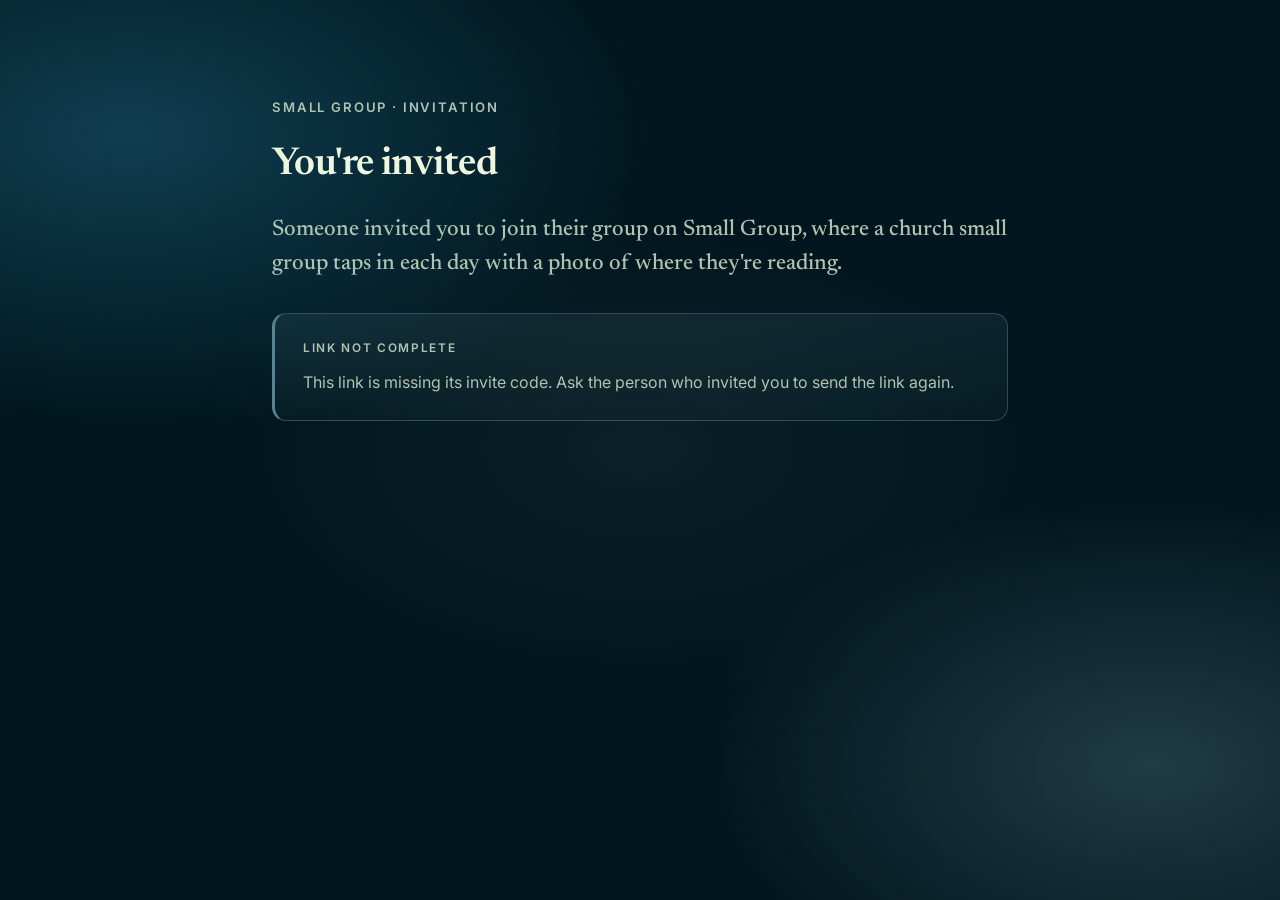
<file: small-group/join/index.html>
<!DOCTYPE html>
<html lang="en">
    <head>
        <meta charset="UTF-8">
        <meta name="viewport" content="width=device-width, initial-scale=1.0">
        <meta name="theme-color" content="#01161E">
        <link rel="icon" type="image/svg+xml" href="../../assets/favicon.svg">

        <title>Join a group on Small Group</title>
        <meta name="description" content="You're invited to join a group on Small Group.">
        <!-- Every invite link lands here, so keep these out of search results. -->
        <meta name="robots" content="noindex">

        <meta property="og:type" content="website">
        <meta property="og:title" content="Join a group on Small Group">
        <meta property="og:description" content="Tap in each day with your small group.">

        <link rel="preconnect" href="https://fonts.googleapis.com">
        <link rel="preconnect" href="https://fonts.gstatic.com" crossorigin>
        <link href="https://fonts.googleapis.com/css2?family=Inter:wght@300;400;500;600;700&family=Newsreader:opsz,wght@6..72,500;6..72,600;6..72,700&display=swap" rel="stylesheet">

        <link rel="stylesheet" href="../../style.css?v=4">
    </head>

    <body>
        <!--
            Small Group's invite links point here. On an iPhone with Small Group
            installed, tapping one opens the app instead (see
            /.well-known/apple-app-site-association), so this page is for
            everyone else.
        -->
        <div class="project-page fade-in">
            <p class="project-eyebrow">Small Group &middot; Invitation</p>
            <h1 class="project-page-title">You're invited</h1>

            <p class="project-lead">
                Someone invited you to join their group on Small Group, where a church small
                group taps in each day with a photo of where they're reading.
            </p>

            <div id="has-invite" hidden>
                <section class="project-section">
                    <h2>Have the app?</h2>
                    <p>
                        Tapping the invite link usually opens Small Group by itself. If you
                        landed here instead, open it from here:
                    </p>
                    <div class="project-links">
                        <a id="open-app" href="#" class="btn btn-primary">Open in Small Group</a>
                    </div>
                </section>

                <section class="project-section">
                    <h2>Don't have it yet?</h2>
                    <p>
                        Small Group is still being tested, so it isn't on the App Store yet. Ask
                        the person who invited you to add you as a tester. Once it's on your
                        phone, tap the invite link again.
                    </p>
                </section>
            </div>

            <div id="no-invite" class="callout" hidden>
                <span class="callout-label">Link not complete</span>
                <p>
                    This link is missing its invite code. Ask the person who invited you to
                    send the link again.
                </p>
            </div>

            <noscript>
                <div class="callout">
                    <p>
                        Open your invite link on the iPhone where Small Group is installed.
                    </p>
                </div>
            </noscript>
        </div>

        <script>
            // Shows the part of the page that fits the link. The invite code is
            // the ?invite=... part, the same code the app reads.
            (function ()
            {
                var invite = (new URLSearchParams(window.location.search).get("invite") || "").toLowerCase();
                var valid = /^[0-9a-f]{8}-[0-9a-f]{4}-[0-9a-f]{4}-[0-9a-f]{4}-[0-9a-f]{12}$/.test(invite);

                document.getElementById(valid ? "has-invite" : "no-invite").hidden = false;
                if (valid)
                {
                    document.getElementById("open-app").href = "smallgroup://join/" + invite;
                }
            })();
        </script>
    </body>
</html>
</file>
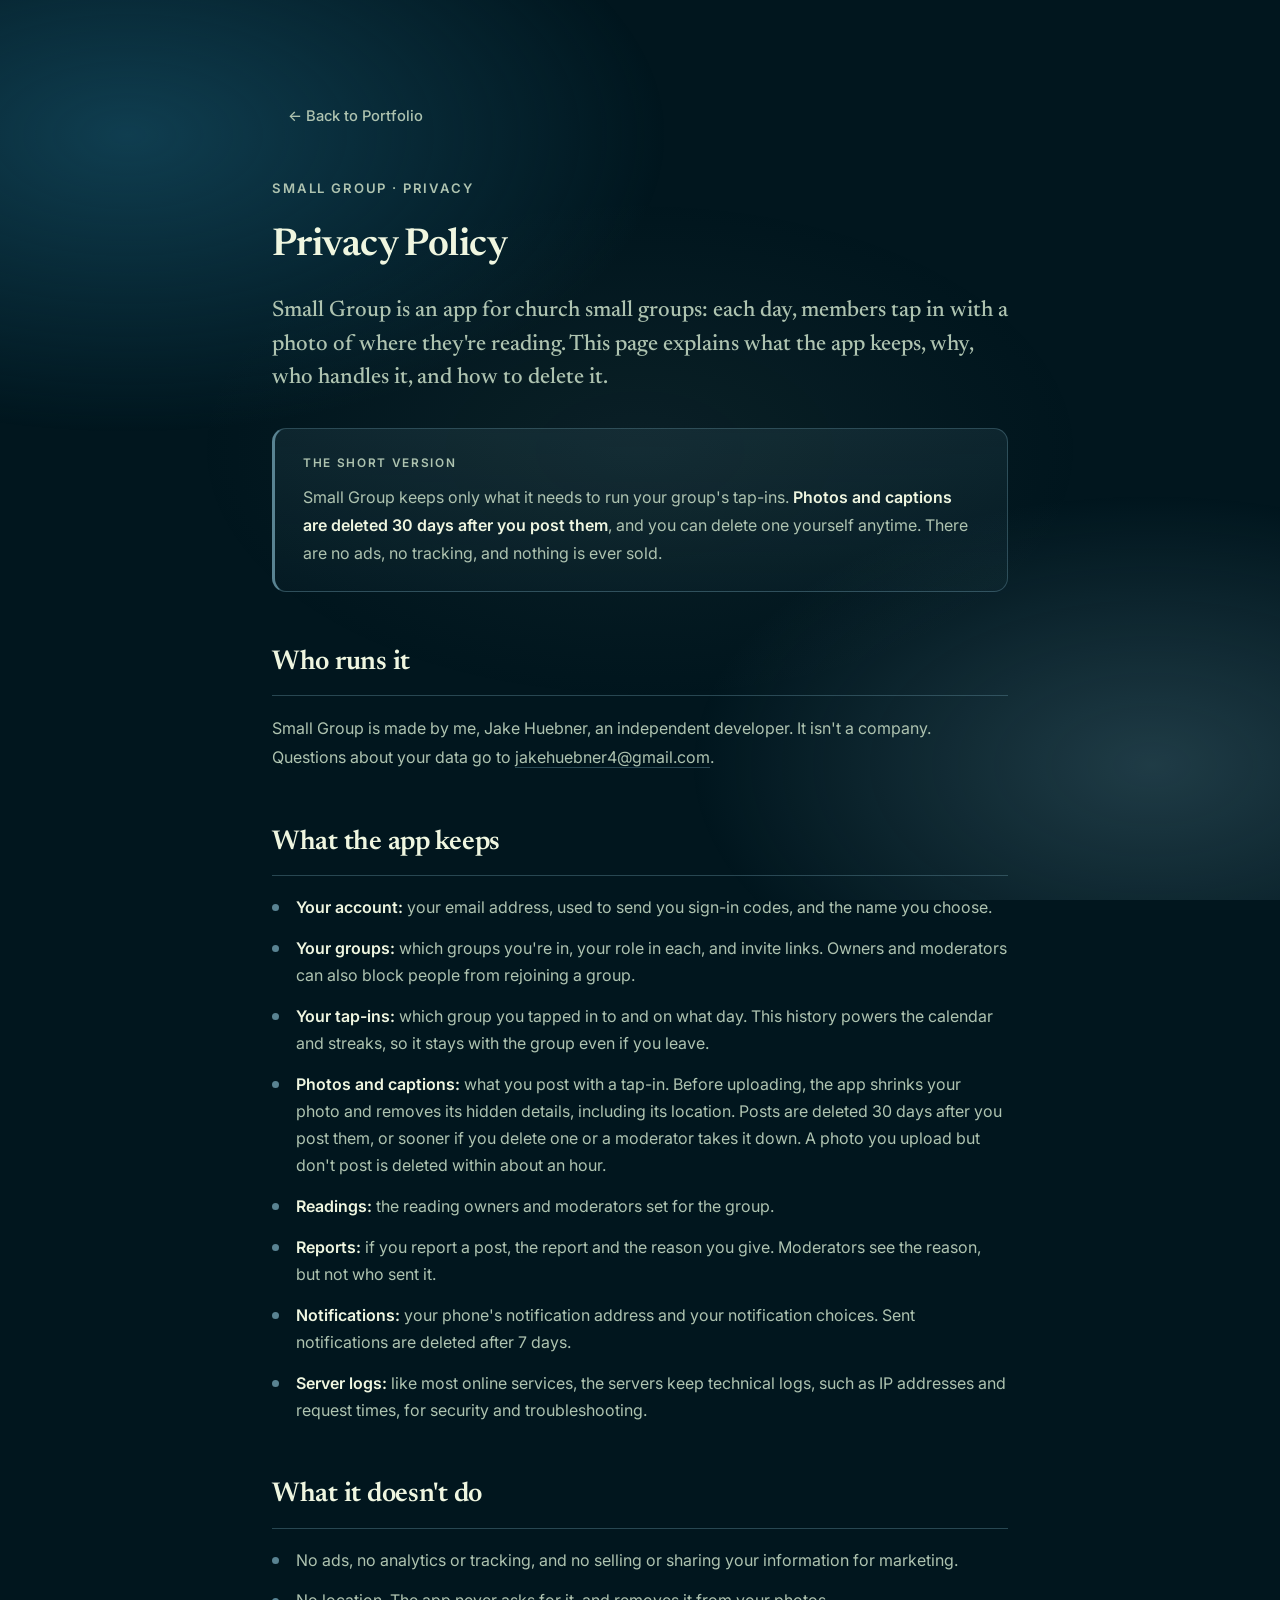
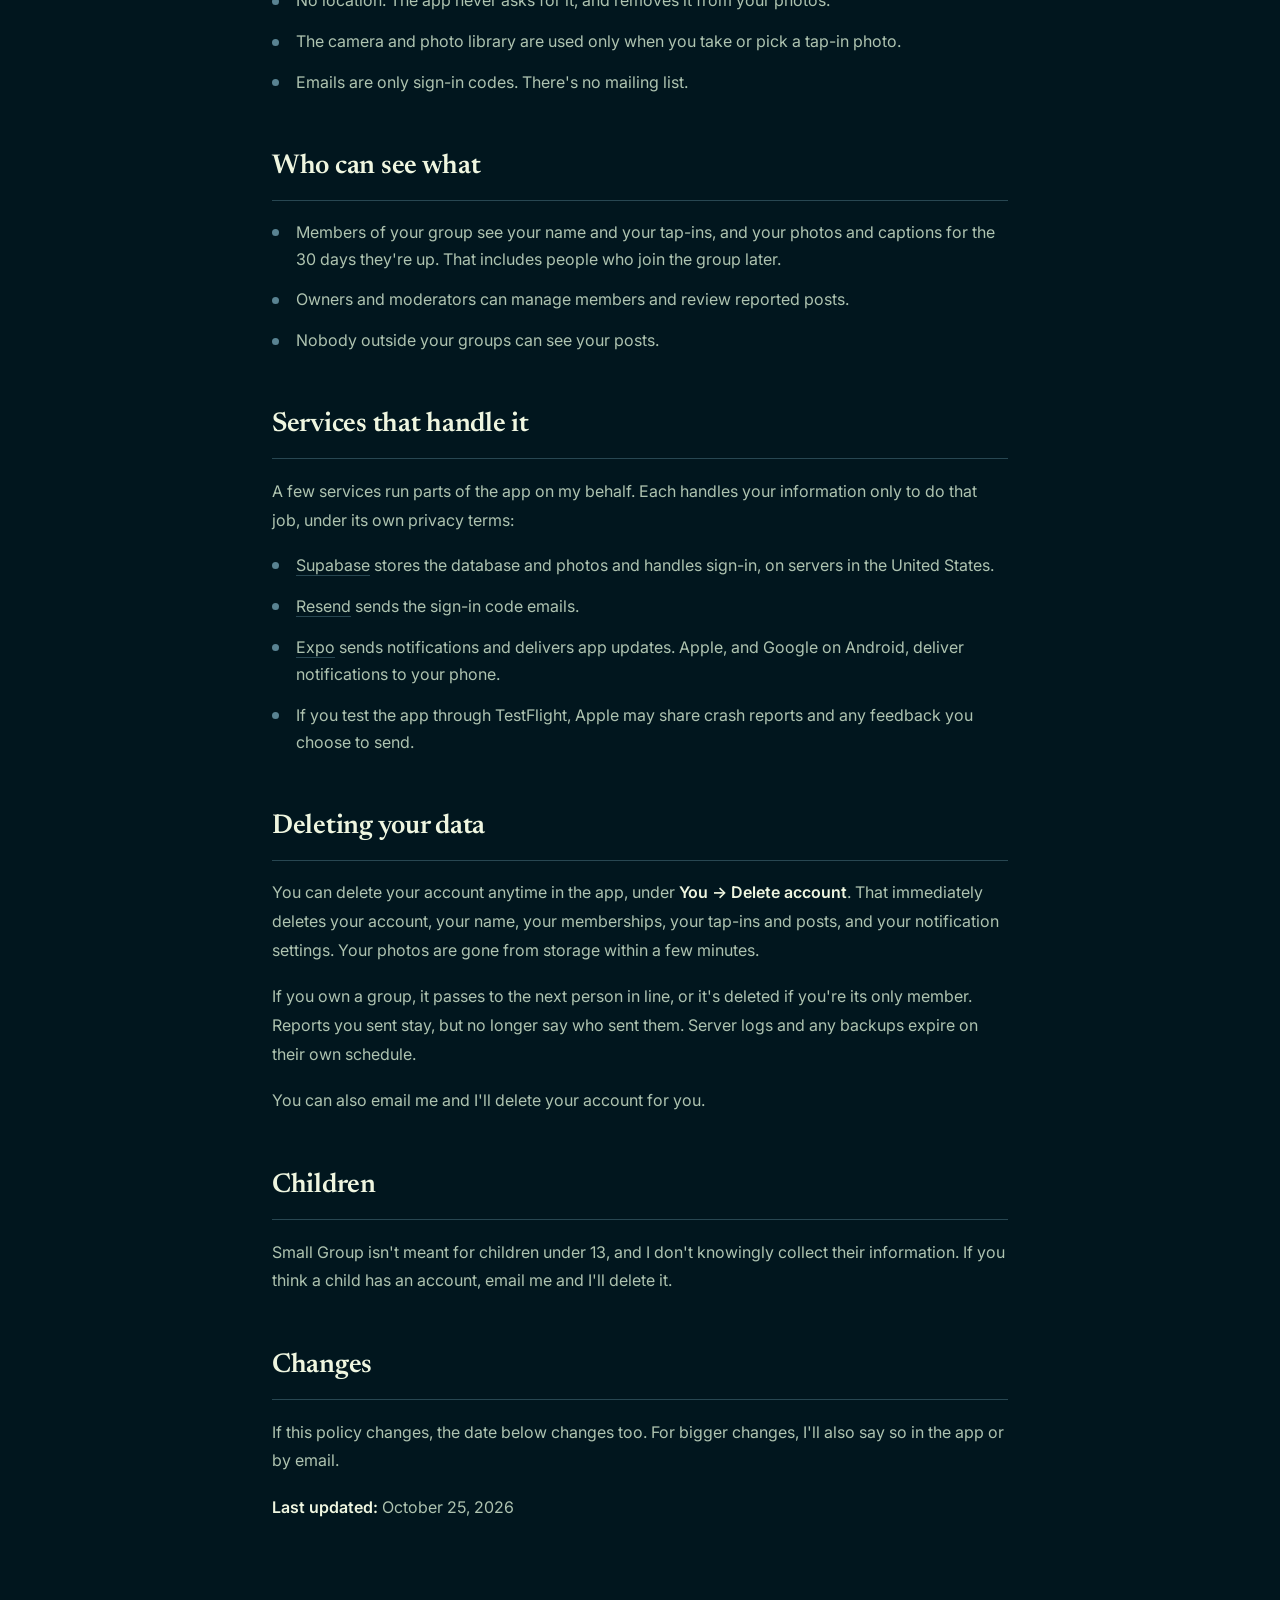
<file: small-group/privacy/index.html>
<!DOCTYPE html>
<html lang="en">
    <head>
        <meta charset="UTF-8">
        <meta name="viewport" content="width=device-width, initial-scale=1.0">
        <meta name="theme-color" content="#01161E">
        <link rel="icon" type="image/svg+xml" href="../../assets/favicon.svg">

        <title>Small Group Privacy Policy | Jake Huebner</title>
        <meta name="description" content="What the Small Group app keeps, why, who handles it, and how to delete it.">
        <link rel="canonical" href="https://jakeahuebner.com/small-group/privacy/">

        <link rel="preconnect" href="https://fonts.googleapis.com">
        <link rel="preconnect" href="https://fonts.gstatic.com" crossorigin>
        <link href="https://fonts.googleapis.com/css2?family=Inter:wght@300;400;500;600;700&family=Newsreader:opsz,wght@6..72,500;6..72,600;6..72,700&display=swap" rel="stylesheet">

        <link rel="stylesheet" href="../../style.css?v=4">
    </head>

    <body>
        <div class="project-page fade-in">
            <a href="../../index.html" class="back-link">&#8592; Back to Portfolio</a>

            <p class="project-eyebrow">Small Group &middot; Privacy</p>
            <h1 class="project-page-title">Privacy Policy</h1>

            <p class="project-lead">
                Small Group is an app for church small groups: each day, members tap in with a
                photo of where they're reading. This page explains what the app keeps, why,
                who handles it, and how to delete it.
            </p>

            <div class="callout">
                <span class="callout-label">The short version</span>
                <p>
                    Small Group keeps only what it needs to run your group's tap-ins.
                    <strong>Photos and captions are deleted 30 days after you post them</strong>,
                    and you can delete one yourself anytime. There are no ads, no tracking, and
                    nothing is ever sold.
                </p>
            </div>

            <section class="project-section">
                <h2>Who runs it</h2>
                <p>
                    Small Group is made by me, Jake Huebner, an independent developer. It isn't
                    a company. Questions about your data go to
                    <a href="mailto:jakehuebner4@gmail.com">jakehuebner4@gmail.com</a>.
                </p>
            </section>

            <section class="project-section">
                <h2>What the app keeps</h2>
                <ul class="project-list">
                    <li><strong>Your account:</strong> your email address, used to send you sign-in codes, and the name you choose.</li>
                    <li><strong>Your groups:</strong> which groups you're in, your role in each, and invite links. Owners and moderators can also block people from rejoining a group.</li>
                    <li><strong>Your tap-ins:</strong> which group you tapped in to and on what day. This history powers the calendar and streaks, so it stays with the group even if you leave.</li>
                    <li><strong>Photos and captions:</strong> what you post with a tap-in. Before uploading, the app shrinks your photo and removes its hidden details, including its location. Posts are deleted 30 days after you post them, or sooner if you delete one or a moderator takes it down. A photo you upload but don't post is deleted within about an hour.</li>
                    <li><strong>Readings:</strong> the reading owners and moderators set for the group.</li>
                    <li><strong>Reports:</strong> if you report a post, the report and the reason you give. Moderators see the reason, but not who sent it.</li>
                    <li><strong>Notifications:</strong> your phone's notification address and your notification choices. Sent notifications are deleted after 7 days.</li>
                    <li><strong>Server logs:</strong> like most online services, the servers keep technical logs, such as IP addresses and request times, for security and troubleshooting.</li>
                </ul>
            </section>

            <section class="project-section">
                <h2>What it doesn't do</h2>
                <ul class="project-list">
                    <li>No ads, no analytics or tracking, and no selling or sharing your information for marketing.</li>
                    <li>No location. The app never asks for it, and removes it from your photos.</li>
                    <li>The camera and photo library are used only when you take or pick a tap-in photo.</li>
                    <li>Emails are only sign-in codes. There's no mailing list.</li>
                </ul>
            </section>

            <section class="project-section">
                <h2>Who can see what</h2>
                <ul class="project-list">
                    <li>Members of your group see your name and your tap-ins, and your photos and captions for the 30 days they're up. That includes people who join the group later.</li>
                    <li>Owners and moderators can manage members and review reported posts.</li>
                    <li>Nobody outside your groups can see your posts.</li>
                </ul>
            </section>

            <section class="project-section">
                <h2>Services that handle it</h2>
                <p>
                    A few services run parts of the app on my behalf. Each handles your
                    information only to do that job, under its own privacy terms:
                </p>
                <ul class="project-list">
                    <li><a href="https://supabase.com/privacy" target="_blank" rel="noopener noreferrer">Supabase</a> stores the database and photos and handles sign-in, on servers in the United States.</li>
                    <li><a href="https://resend.com/legal/privacy-policy" target="_blank" rel="noopener noreferrer">Resend</a> sends the sign-in code emails.</li>
                    <li><a href="https://expo.dev/privacy" target="_blank" rel="noopener noreferrer">Expo</a> sends notifications and delivers app updates. Apple, and Google on Android, deliver notifications to your phone.</li>
                    <li>If you test the app through TestFlight, Apple may share crash reports and any feedback you choose to send.</li>
                </ul>
            </section>

            <section class="project-section">
                <h2>Deleting your data</h2>
                <p>
                    You can delete your account anytime in the app, under <strong>You &rarr;
                    Delete account</strong>. That immediately deletes your account, your name,
                    your memberships, your tap-ins and posts, and your notification settings.
                    Your photos are gone from storage within a few minutes.
                </p>
                <p>
                    If you own a group, it passes to the next person in line, or it's deleted if
                    you're its only member. Reports you sent stay, but no longer say who sent
                    them. Server logs and any backups expire on their own schedule.
                </p>
                <p>
                    You can also email me and I'll delete your account for you.
                </p>
            </section>

            <section class="project-section">
                <h2>Children</h2>
                <p>
                    Small Group isn't meant for children under 13, and I don't knowingly collect
                    their information. If you think a child has an account, email me and I'll
                    delete it.
                </p>
            </section>

            <section class="project-section">
                <h2>Changes</h2>
                <p>
                    If this policy changes, the date below changes too. For bigger changes, I'll
                    also say so in the app or by email.
                </p>
                <p><strong>Last updated:</strong> October 25, 2026</p>
            </section>
        </div>
    </body>
</html>
</file>
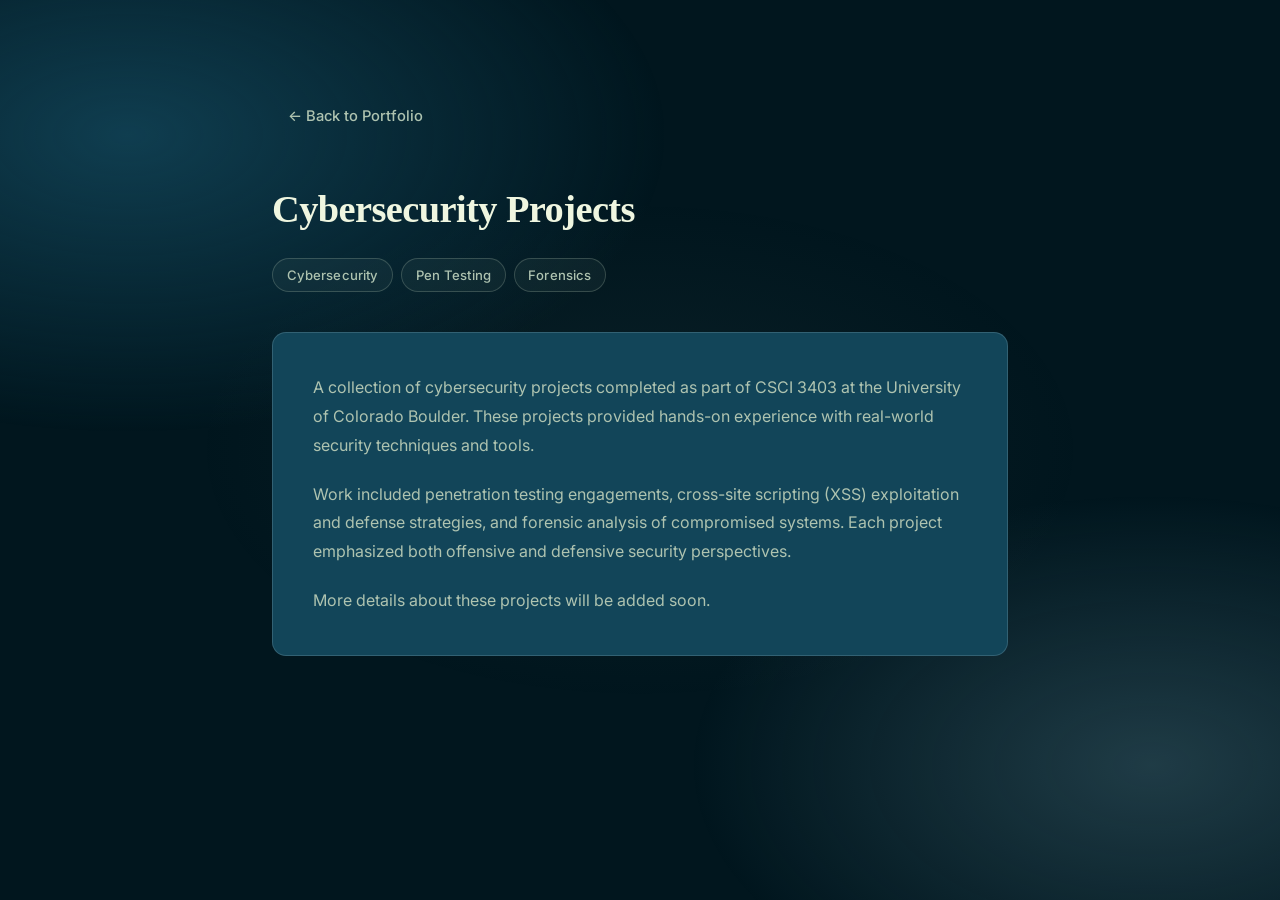
<file: projects/cybersecurity.html>
<!DOCTYPE html>
<html lang="en">
    <head>
        <meta charset="UTF-8">
        <meta name="viewport" content="width=device-width, initial-scale=1.0">
        <meta name="theme-color" content="#0a0a0f">

        <title>Cybersecurity Projects - Jake Huebner</title>

        <link rel="preconnect" href="https://fonts.googleapis.com">
        <link rel="preconnect" href="https://fonts.gstatic.com" crossorigin>
        <link href="https://fonts.googleapis.com/css2?family=Inter:wght@300;400;500;600&family=Space+Grotesk:wght@500;600;700&display=swap" rel="stylesheet">

        <link rel="stylesheet" href="../style.css">
    </head>

    <body>
        <div class="project-page fade-in">
            <a href="../index.html" class="back-link">&#8592; Back to Portfolio</a>

            <h1 class="project-page-title">Cybersecurity Projects</h1>

            <div class="project-page-tags">
                <span class="tag">Cybersecurity</span>
                <span class="tag">Pen Testing</span>
                <span class="tag">Forensics</span>
            </div>

            <div class="project-page-body">
                <p>
                    A collection of cybersecurity projects completed as part of CSCI 3403
                    at the University of Colorado Boulder. These projects provided hands-on
                    experience with real-world security techniques and tools.
                </p>
                <p>
                    Work included penetration testing engagements, cross-site scripting
                    (XSS) exploitation and defense strategies, and forensic analysis of
                    compromised systems. Each project emphasized both offensive and
                    defensive security perspectives.
                </p>
                <p>
                    More details about these projects will be added soon.
                </p>
            </div>
        </div>

        <script>
        document.addEventListener('click', function(e)
        {
            var link = e.target.closest('.back-link');
            if (!link) return;
            e.preventDefault();
            var page = document.querySelector('.project-page');
            page.style.transition = 'opacity 0.3s ease';
            page.style.opacity = '0';
            setTimeout(function()
            {
                window.location.href = link.getAttribute('href');
            }, 300);
        });
        </script>
    </body>
</html>
</file>
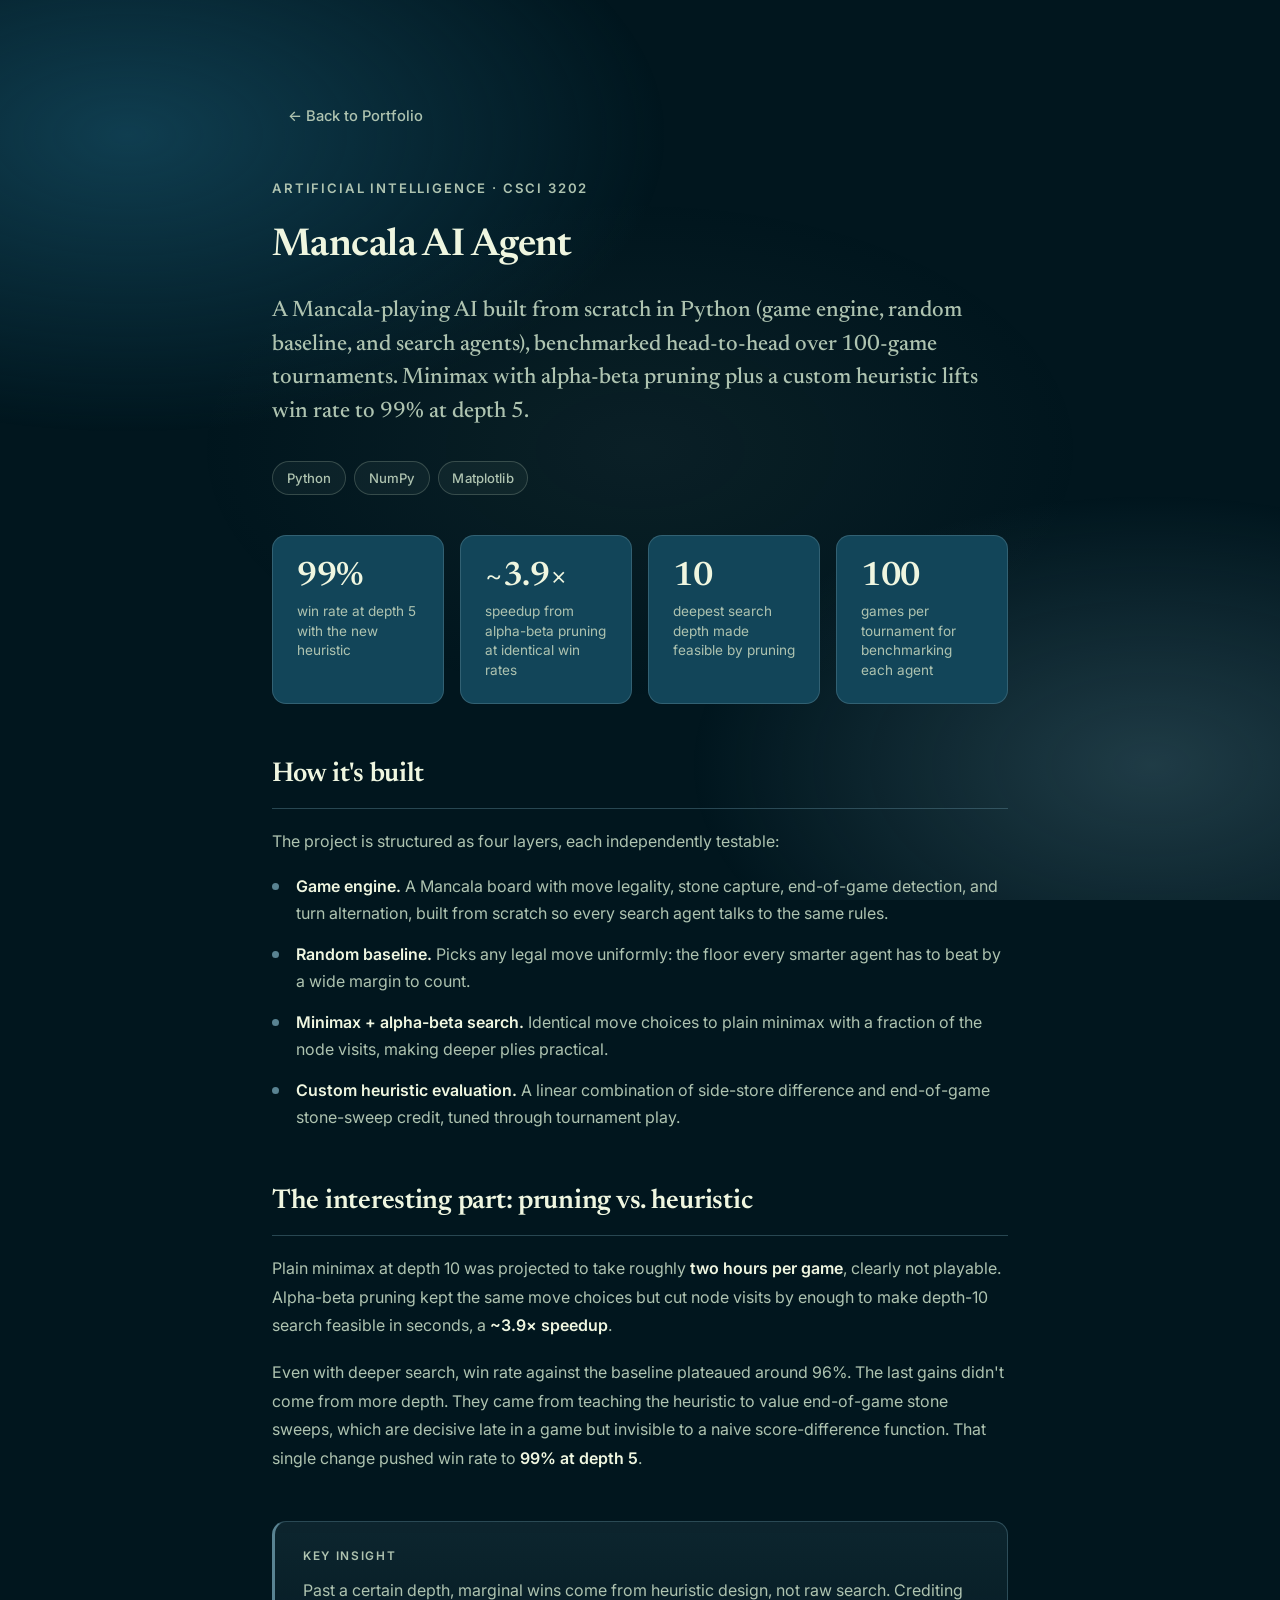
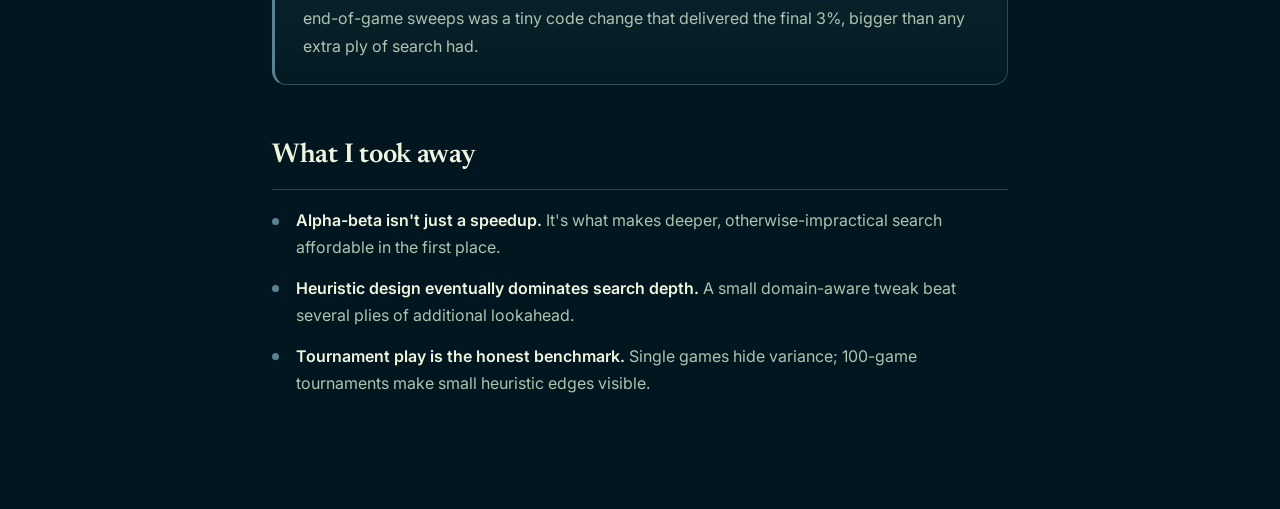
<file: projects/mancala.html>
<!DOCTYPE html>
<html lang="en">
    <head>
        <meta charset="UTF-8">
        <meta name="viewport" content="width=device-width, initial-scale=1.0">
        <meta name="theme-color" content="#01161E">
        <link rel="icon" type="image/svg+xml" href="../assets/favicon.svg">

        <title>Mancala AI Agent | Jake Huebner</title>
        <meta name="description" content="Mancala-playing AI in Python: minimax with alpha-beta pruning, a custom heuristic, and a 99% win rate at depth 5.">

        <meta property="og:type" content="article">
        <meta property="og:url" content="https://jakeahuebner.com/projects/mancala.html">
        <meta property="og:title" content="Mancala AI Agent | Jake Huebner">
        <meta property="og:description" content="Mancala-playing AI in Python: minimax with alpha-beta pruning, a custom heuristic, and a 99% win rate at depth 5.">
        <meta property="og:image" content="https://jakeahuebner.com/assets/og-mancala.png">
        <meta property="og:image:width" content="1200">
        <meta property="og:image:height" content="627">

        <meta name="twitter:card" content="summary_large_image">
        <meta name="twitter:title" content="Mancala AI Agent | Jake Huebner">
        <meta name="twitter:description" content="Mancala-playing AI in Python: minimax with alpha-beta pruning, a custom heuristic, and a 99% win rate at depth 5.">
        <meta name="twitter:image" content="https://jakeahuebner.com/assets/og-mancala.png">

        <link rel="preconnect" href="https://fonts.googleapis.com">
        <link rel="preconnect" href="https://fonts.gstatic.com" crossorigin>
        <link href="https://fonts.googleapis.com/css2?family=Inter:wght@300;400;500;600;700&family=Newsreader:opsz,wght@6..72,500;6..72,600;6..72,700&display=swap" rel="stylesheet">

        <link rel="stylesheet" href="../style.css?v=4">
    </head>

    <body>
        <div class="project-page fade-in">
            <a href="../index.html" class="back-link">&#8592; Back to Portfolio</a>

            <p class="project-eyebrow">Artificial Intelligence &middot; CSCI 3202</p>
            <h1 class="project-page-title">Mancala AI Agent</h1>

            <p class="project-lead">
                A Mancala-playing AI built from scratch in Python (game engine, random
                baseline, and search agents), benchmarked head-to-head over 100-game
                tournaments. Minimax with alpha-beta pruning plus a custom heuristic lifts win
                rate to 99% at depth 5.
            </p>

            <div class="project-page-tags">
                <span class="tag">Python</span>
                <span class="tag">NumPy</span>
                <span class="tag">Matplotlib</span>
            </div>

            <div class="stat-grid">
                <div class="stat-card">
                    <span class="stat-value">99%</span>
                    <span class="stat-label">win rate at depth 5 with the new heuristic</span>
                </div>
                <div class="stat-card">
                    <span class="stat-value">~3.9&times;</span>
                    <span class="stat-label">speedup from alpha-beta pruning at identical win rates</span>
                </div>
                <div class="stat-card">
                    <span class="stat-value">10</span>
                    <span class="stat-label">deepest search depth made feasible by pruning</span>
                </div>
                <div class="stat-card">
                    <span class="stat-value">100</span>
                    <span class="stat-label">games per tournament for benchmarking each agent</span>
                </div>
            </div>

            <section class="project-section">
                <h2>How it's built</h2>
                <p>
                    The project is structured as four layers, each independently testable:
                </p>
                <ul class="project-list">
                    <li><strong>Game engine.</strong> A Mancala board with move legality, stone capture, end-of-game detection, and turn alternation, built from scratch so every search agent talks to the same rules.</li>
                    <li><strong>Random baseline.</strong> Picks any legal move uniformly: the floor every smarter agent has to beat by a wide margin to count.</li>
                    <li><strong>Minimax + alpha-beta search.</strong> Identical move choices to plain minimax with a fraction of the node visits, making deeper plies practical.</li>
                    <li><strong>Custom heuristic evaluation.</strong> A linear combination of side-store difference and end-of-game stone-sweep credit, tuned through tournament play.</li>
                </ul>
            </section>

            <section class="project-section">
                <h2>The interesting part: pruning vs. heuristic</h2>
                <p>
                    Plain minimax at depth 10 was projected to take roughly <strong>two hours per
                    game</strong>, clearly not playable. Alpha-beta pruning kept the same
                    move choices but cut node visits by enough to make depth-10 search feasible
                    in seconds, a <strong>~3.9&times; speedup</strong>.
                </p>
                <p>
                    Even with deeper search, win rate against the baseline plateaued around 96%.
                    The last gains didn't come from more depth. They came from teaching the
                    heuristic to value end-of-game stone sweeps, which are decisive late in a
                    game but invisible to a naive score-difference function. That single change
                    pushed win rate to <strong>99% at depth 5</strong>.
                </p>
            </section>

            <div class="callout">
                <span class="callout-label">Key insight</span>
                <p>
                    Past a certain depth, marginal wins come from heuristic design, not raw search.
                    Crediting end-of-game sweeps was a tiny code change that delivered the
                    final 3%, bigger than any extra ply of search had.
                </p>
            </div>

            <section class="project-section">
                <h2>What I took away</h2>
                <ul class="project-list">
                    <li><strong>Alpha-beta isn't just a speedup.</strong> It's what makes deeper, otherwise-impractical search affordable in the first place.</li>
                    <li><strong>Heuristic design eventually dominates search depth.</strong> A small domain-aware tweak beat several plies of additional lookahead.</li>
                    <li><strong>Tournament play is the honest benchmark.</strong> Single games hide variance; 100-game tournaments make small heuristic edges visible.</li>
                </ul>
            </section>
        </div>

        <script>
        document.addEventListener('click', function(e)
        {
            var link = e.target.closest('.back-link');
            if (!link) return;
            e.preventDefault();
            var page = document.querySelector('.project-page');
            page.style.transition = 'opacity 0.3s ease';
            page.style.opacity = '0';
            setTimeout(function()
            {
                window.location.href = link.getAttribute('href');
            }, 300);
        });
        </script>
    </body>
</html>
</file>
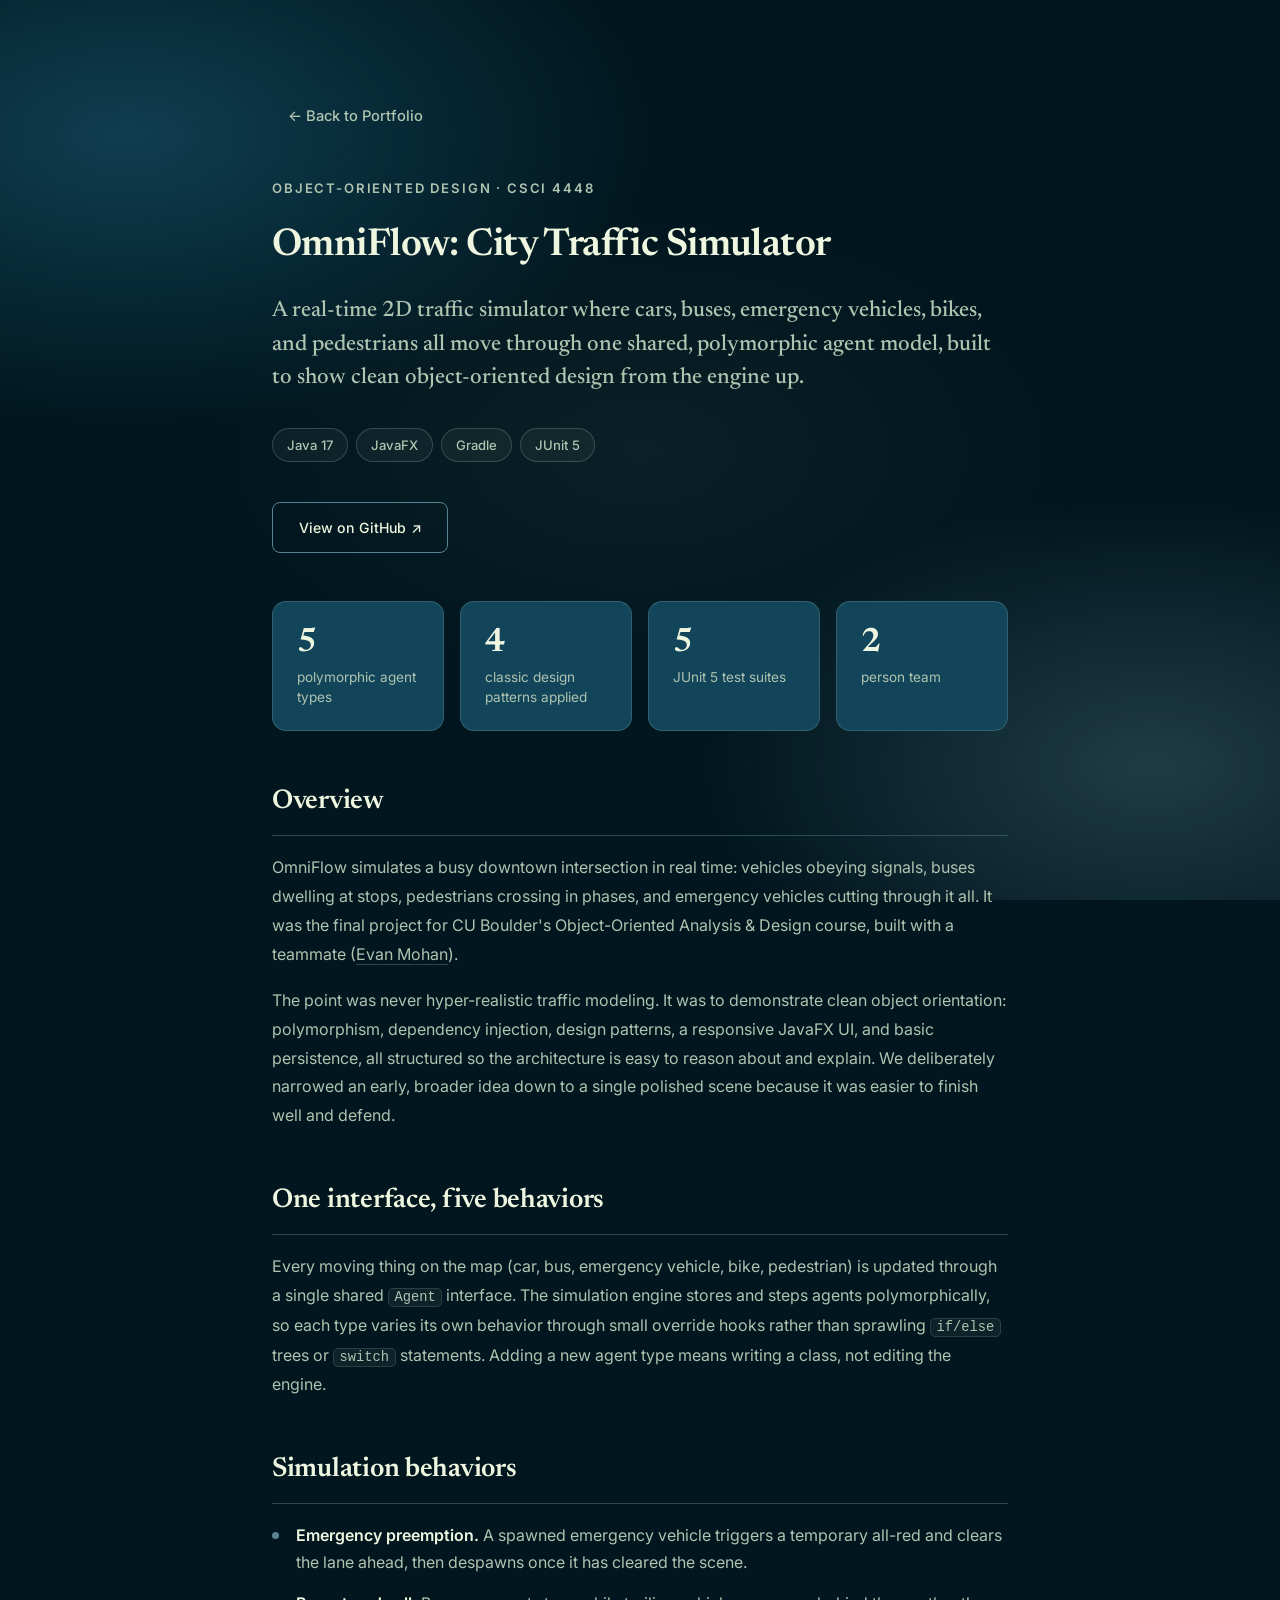
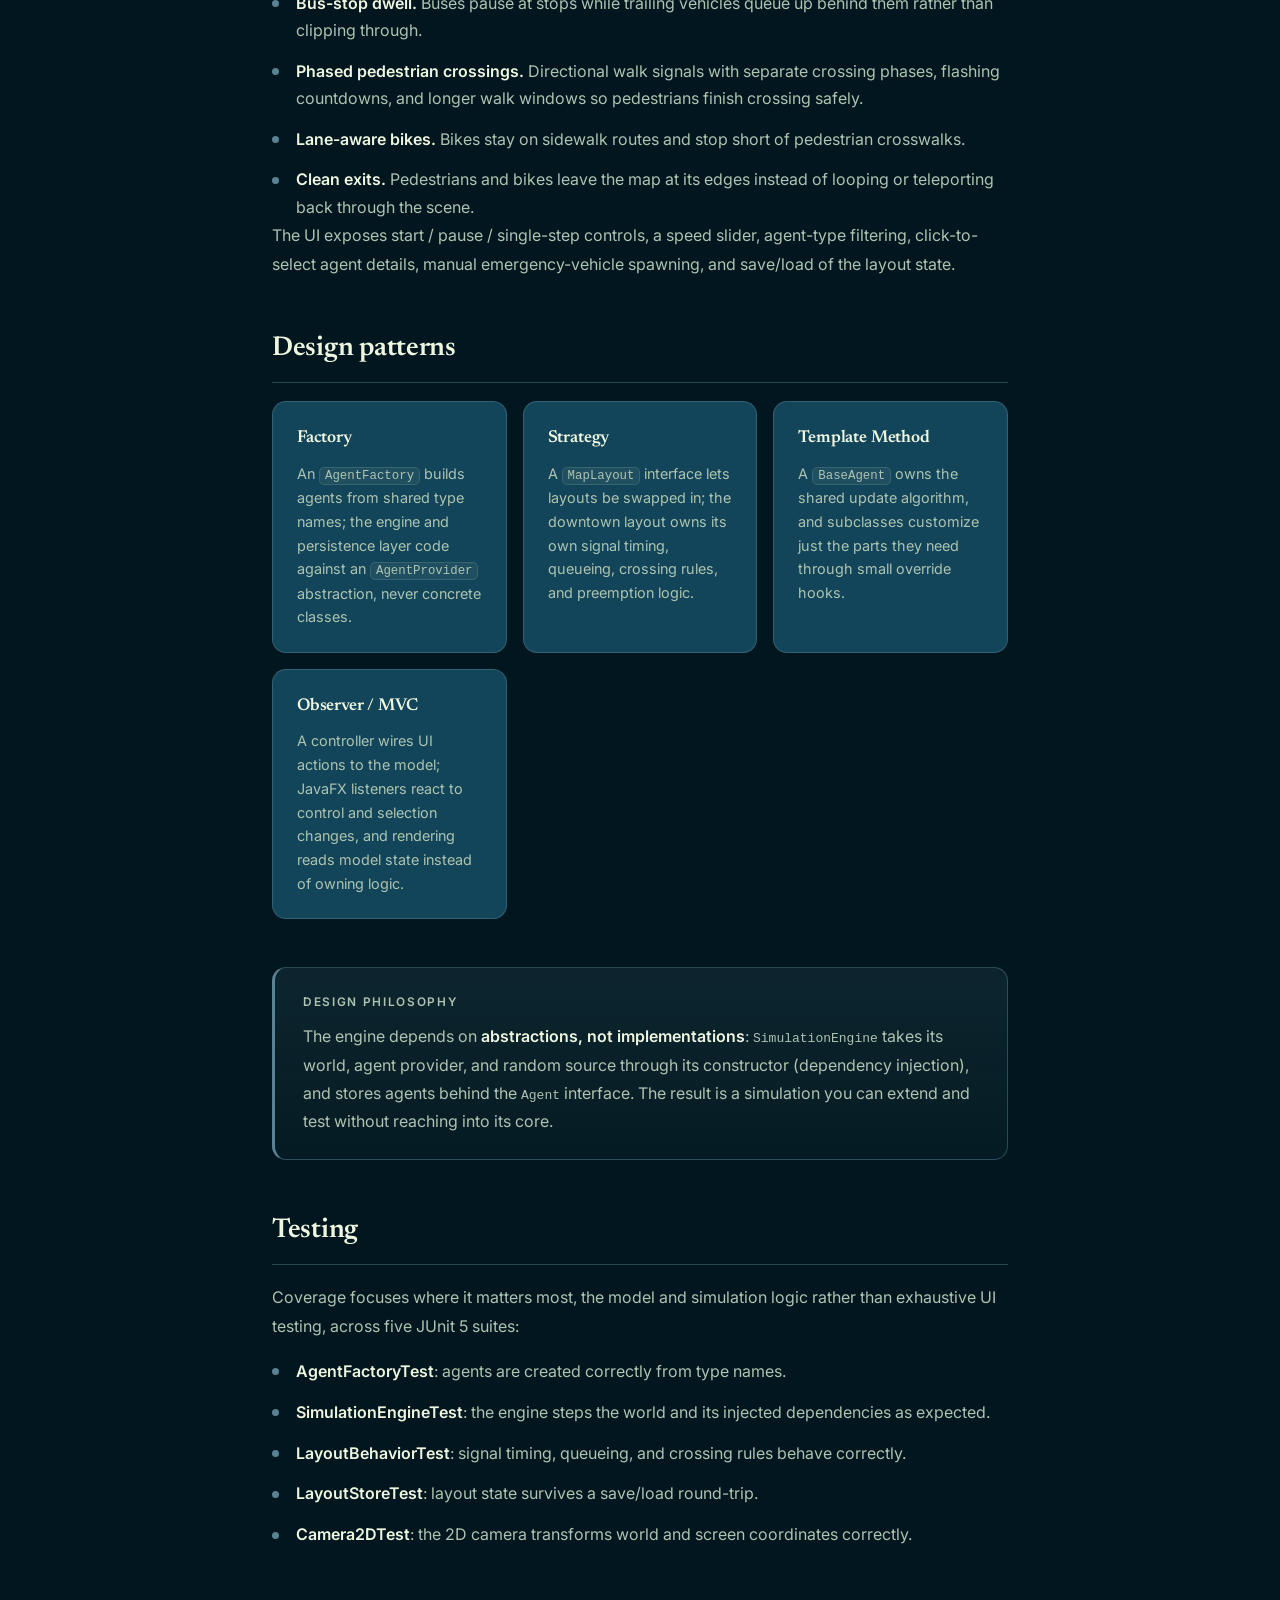
<file: projects/omniflow.html>
<!DOCTYPE html>
<html lang="en">
    <head>
        <meta charset="UTF-8">
        <meta name="viewport" content="width=device-width, initial-scale=1.0">
        <meta name="theme-color" content="#01161E">
        <link rel="icon" type="image/svg+xml" href="../assets/favicon.svg">

        <title>OmniFlow: City Traffic Simulator | Jake Huebner</title>
        <meta name="description" content="Real-time 2D traffic simulator modeling cars, buses, emergency vehicles, bikes, and pedestrians through a shared polymorphic agent interface.">

        <meta property="og:type" content="article">
        <meta property="og:url" content="https://jakeahuebner.com/projects/omniflow.html">
        <meta property="og:title" content="OmniFlow: City Traffic Simulator | Jake Huebner">
        <meta property="og:description" content="Real-time 2D traffic simulator modeling cars, buses, emergency vehicles, bikes, and pedestrians through a shared polymorphic agent interface.">
        <meta property="og:image" content="https://jakeahuebner.com/assets/og-omniflow.png">
        <meta property="og:image:width" content="1200">
        <meta property="og:image:height" content="627">

        <meta name="twitter:card" content="summary_large_image">
        <meta name="twitter:title" content="OmniFlow: City Traffic Simulator | Jake Huebner">
        <meta name="twitter:description" content="Real-time 2D traffic simulator modeling cars, buses, emergency vehicles, bikes, and pedestrians through a shared polymorphic agent interface.">
        <meta name="twitter:image" content="https://jakeahuebner.com/assets/og-omniflow.png">

        <link rel="preconnect" href="https://fonts.googleapis.com">
        <link rel="preconnect" href="https://fonts.gstatic.com" crossorigin>
        <link href="https://fonts.googleapis.com/css2?family=Inter:wght@300;400;500;600;700&family=Newsreader:opsz,wght@6..72,500;6..72,600;6..72,700&display=swap" rel="stylesheet">

        <link rel="stylesheet" href="../style.css?v=4">
    </head>

    <body>
        <div class="project-page fade-in">
            <a href="../index.html" class="back-link">&#8592; Back to Portfolio</a>

            <p class="project-eyebrow">Object-Oriented Design &middot; CSCI 4448</p>
            <h1 class="project-page-title">OmniFlow: City Traffic Simulator</h1>

            <p class="project-lead">
                A real-time 2D traffic simulator where cars, buses, emergency vehicles, bikes, and
                pedestrians all move through one shared, polymorphic agent model, built to show
                clean object-oriented design from the engine up.
            </p>

            <div class="project-page-tags">
                <span class="tag">Java 17</span>
                <span class="tag">JavaFX</span>
                <span class="tag">Gradle</span>
                <span class="tag">JUnit 5</span>
            </div>

            <div class="project-links">
                <a href="https://github.com/ProofLion/4448-project-OmniFlow" target="_blank" rel="noopener noreferrer" class="btn btn-outline">View on GitHub &#8599;</a>
            </div>

            <div class="stat-grid">
                <div class="stat-card">
                    <span class="stat-value">5</span>
                    <span class="stat-label">polymorphic agent types</span>
                </div>
                <div class="stat-card">
                    <span class="stat-value">4</span>
                    <span class="stat-label">classic design patterns applied</span>
                </div>
                <div class="stat-card">
                    <span class="stat-value">5</span>
                    <span class="stat-label">JUnit 5 test suites</span>
                </div>
                <div class="stat-card">
                    <span class="stat-value">2</span>
                    <span class="stat-label">person team</span>
                </div>
            </div>

            <section class="project-section">
                <h2>Overview</h2>
                <p>
                    OmniFlow simulates a busy downtown intersection in real time: vehicles
                    obeying signals, buses dwelling at stops, pedestrians crossing in phases, and
                    emergency vehicles cutting through it all. It was the final project for CU
                    Boulder's Object-Oriented Analysis &amp; Design course, built with a teammate
                    (<a href="https://github.com/ProofLion/4448-project-OmniFlow" target="_blank" rel="noopener noreferrer">Evan&nbsp;Mohan</a>).
                </p>
                <p>
                    The point was never hyper-realistic traffic modeling. It was to demonstrate
                    clean object orientation: polymorphism, dependency injection, design patterns, a
                    responsive JavaFX UI, and basic persistence, all structured so the architecture is
                    easy to reason about and explain. We deliberately narrowed an early, broader idea
                    down to a single polished scene because it was easier to finish well and defend.
                </p>
            </section>

            <section class="project-section">
                <h2>One interface, five behaviors</h2>
                <p>
                    Every moving thing on the map (car, bus, emergency vehicle, bike,
                    pedestrian) is updated through a single shared <code>Agent</code> interface.
                    The simulation engine stores and steps agents polymorphically, so each type varies
                    its own behavior through small override hooks rather than sprawling
                    <code>if/else</code> trees or <code>switch</code> statements. Adding a new agent
                    type means writing a class, not editing the engine.
                </p>
            </section>

            <section class="project-section">
                <h2>Simulation behaviors</h2>
                <ul class="project-list">
                    <li><strong>Emergency preemption.</strong> A spawned emergency vehicle triggers a temporary all-red and clears the lane ahead, then despawns once it has cleared the scene.</li>
                    <li><strong>Bus-stop dwell.</strong> Buses pause at stops while trailing vehicles queue up behind them rather than clipping through.</li>
                    <li><strong>Phased pedestrian crossings.</strong> Directional walk signals with separate crossing phases, flashing countdowns, and longer walk windows so pedestrians finish crossing safely.</li>
                    <li><strong>Lane-aware bikes.</strong> Bikes stay on sidewalk routes and stop short of pedestrian crosswalks.</li>
                    <li><strong>Clean exits.</strong> Pedestrians and bikes leave the map at its edges instead of looping or teleporting back through the scene.</li>
                </ul>
                <p>
                    The UI exposes start / pause / single-step controls, a speed slider, agent-type
                    filtering, click-to-select agent details, manual emergency-vehicle spawning, and
                    save/load of the layout state.
                </p>
            </section>

            <section class="project-section">
                <h2>Design patterns</h2>
                <div class="feature-grid">
                    <div class="feature-card">
                        <h3>Factory</h3>
                        <p>An <code>AgentFactory</code> builds agents from shared type names; the engine and persistence layer code against an <code>AgentProvider</code> abstraction, never concrete classes.</p>
                    </div>
                    <div class="feature-card">
                        <h3>Strategy</h3>
                        <p>A <code>MapLayout</code> interface lets layouts be swapped in; the downtown layout owns its own signal timing, queueing, crossing rules, and preemption logic.</p>
                    </div>
                    <div class="feature-card">
                        <h3>Template Method</h3>
                        <p>A <code>BaseAgent</code> owns the shared update algorithm, and subclasses customize just the parts they need through small override hooks.</p>
                    </div>
                    <div class="feature-card">
                        <h3>Observer / MVC</h3>
                        <p>A controller wires UI actions to the model; JavaFX listeners react to control and selection changes, and rendering reads model state instead of owning logic.</p>
                    </div>
                </div>
            </section>

            <div class="callout">
                <span class="callout-label">Design philosophy</span>
                <p>
                    The engine depends on <strong>abstractions, not implementations</strong>:
                    <code>SimulationEngine</code> takes its world, agent provider, and random source
                    through its constructor (dependency injection), and stores agents behind the
                    <code>Agent</code> interface. The result is a simulation you can extend and test
                    without reaching into its core.
                </p>
            </div>

            <section class="project-section">
                <h2>Testing</h2>
                <p>
                    Coverage focuses where it matters most, the model and simulation logic
                    rather than exhaustive UI testing, across five JUnit 5 suites:
                </p>
                <ul class="project-list">
                    <li><strong>AgentFactoryTest</strong>: agents are created correctly from type names.</li>
                    <li><strong>SimulationEngineTest</strong>: the engine steps the world and its injected dependencies as expected.</li>
                    <li><strong>LayoutBehaviorTest</strong>: signal timing, queueing, and crossing rules behave correctly.</li>
                    <li><strong>LayoutStoreTest</strong>: layout state survives a save/load round-trip.</li>
                    <li><strong>Camera2DTest</strong>: the 2D camera transforms world and screen coordinates correctly.</li>
                </ul>
            </section>
        </div>

        <script>
        document.addEventListener('click', function(e)
        {
            var link = e.target.closest('.back-link');
            if (!link) return;
            e.preventDefault();
            var page = document.querySelector('.project-page');
            page.style.transition = 'opacity 0.3s ease';
            page.style.opacity = '0';
            setTimeout(function()
            {
                window.location.href = link.getAttribute('href');
            }, 300);
        });
        </script>
    </body>
</html>
</file>
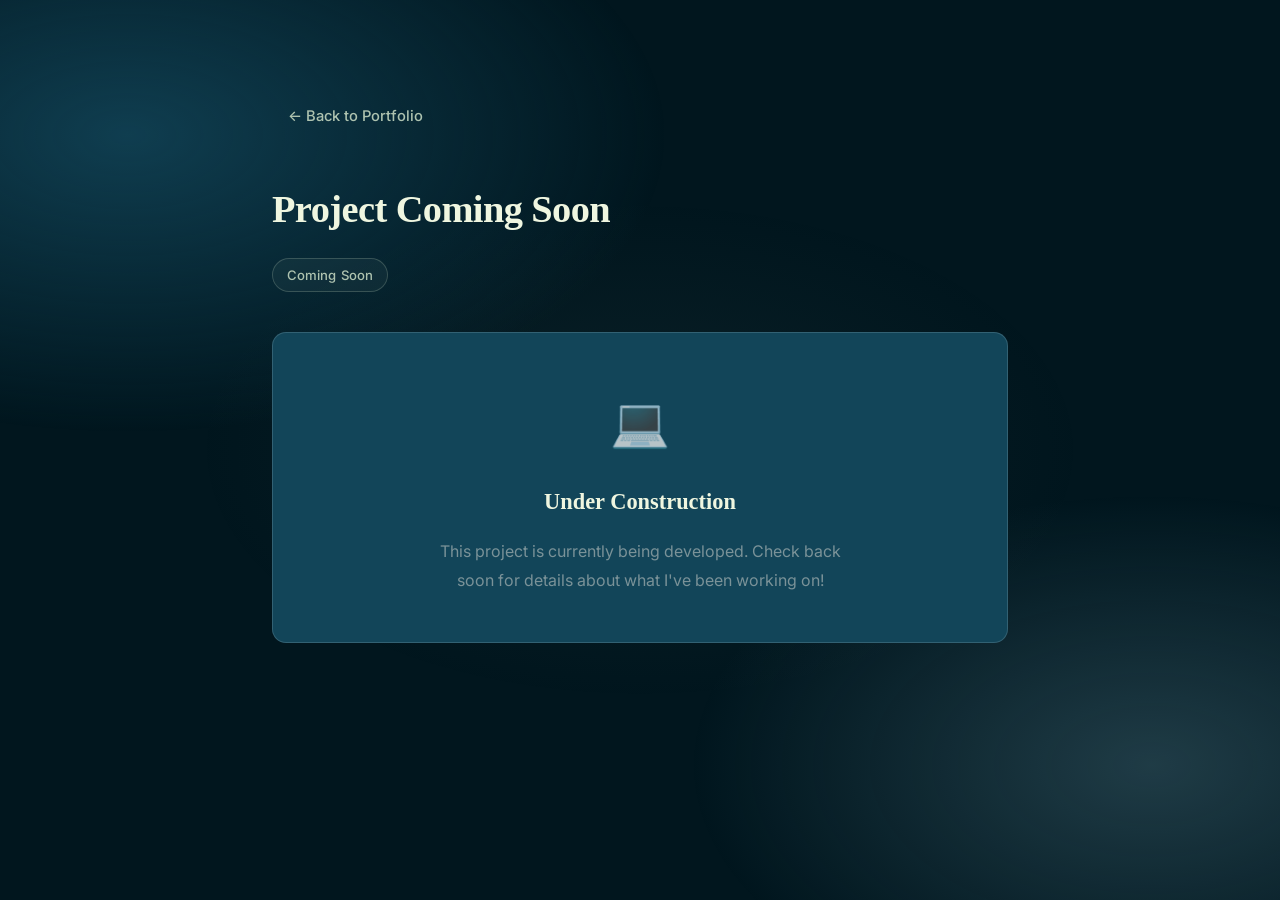
<file: projects/placeholder-1.html>
<!DOCTYPE html>
<html lang="en">
    <head>
        <meta charset="UTF-8">
        <meta name="viewport" content="width=device-width, initial-scale=1.0">
        <meta name="theme-color" content="#0a0a0f">

        <title>Project Coming Soon - Jake Huebner</title>

        <link rel="preconnect" href="https://fonts.googleapis.com">
        <link rel="preconnect" href="https://fonts.gstatic.com" crossorigin>
        <link href="https://fonts.googleapis.com/css2?family=Inter:wght@300;400;500;600&family=Space+Grotesk:wght@500;600;700&display=swap" rel="stylesheet">

        <link rel="stylesheet" href="../style.css">
    </head>

    <body>
        <div class="project-page fade-in">
            <a href="../index.html" class="back-link">&#8592; Back to Portfolio</a>

            <h1 class="project-page-title">Project Coming Soon</h1>

            <div class="project-page-tags">
                <span class="tag">Coming Soon</span>
            </div>

            <div class="project-page-body project-page-placeholder">
                <div class="placeholder-icon">&#128187;</div>
                <h2>Under Construction</h2>
                <p>
                    This project is currently being developed. Check back soon for
                    details about what I've been working on!
                </p>
            </div>
        </div>

        <script>
        document.addEventListener('click', function(e)
        {
            var link = e.target.closest('.back-link');
            if (!link) return;
            e.preventDefault();
            var page = document.querySelector('.project-page');
            page.style.transition = 'opacity 0.3s ease';
            page.style.opacity = '0';
            setTimeout(function()
            {
                window.location.href = link.getAttribute('href');
            }, 300);
        });
        </script>
    </body>
</html>
</file>
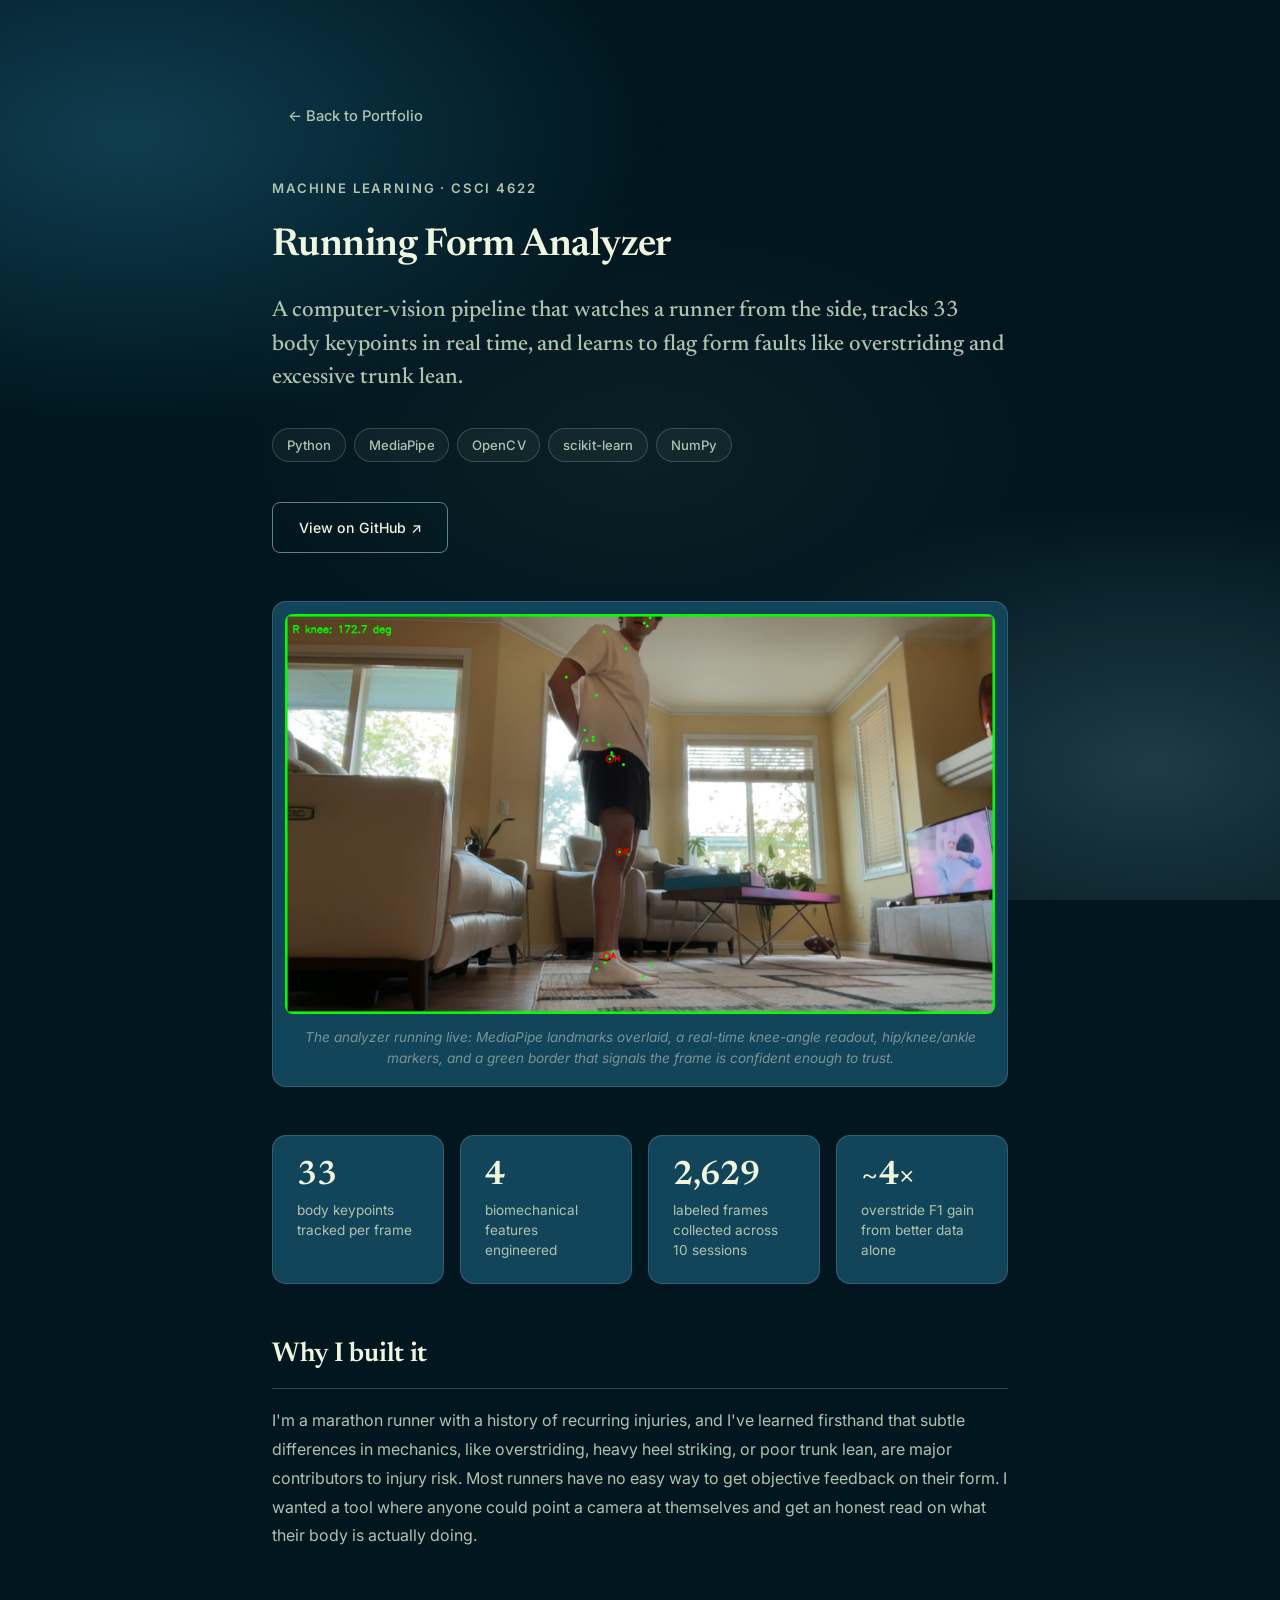
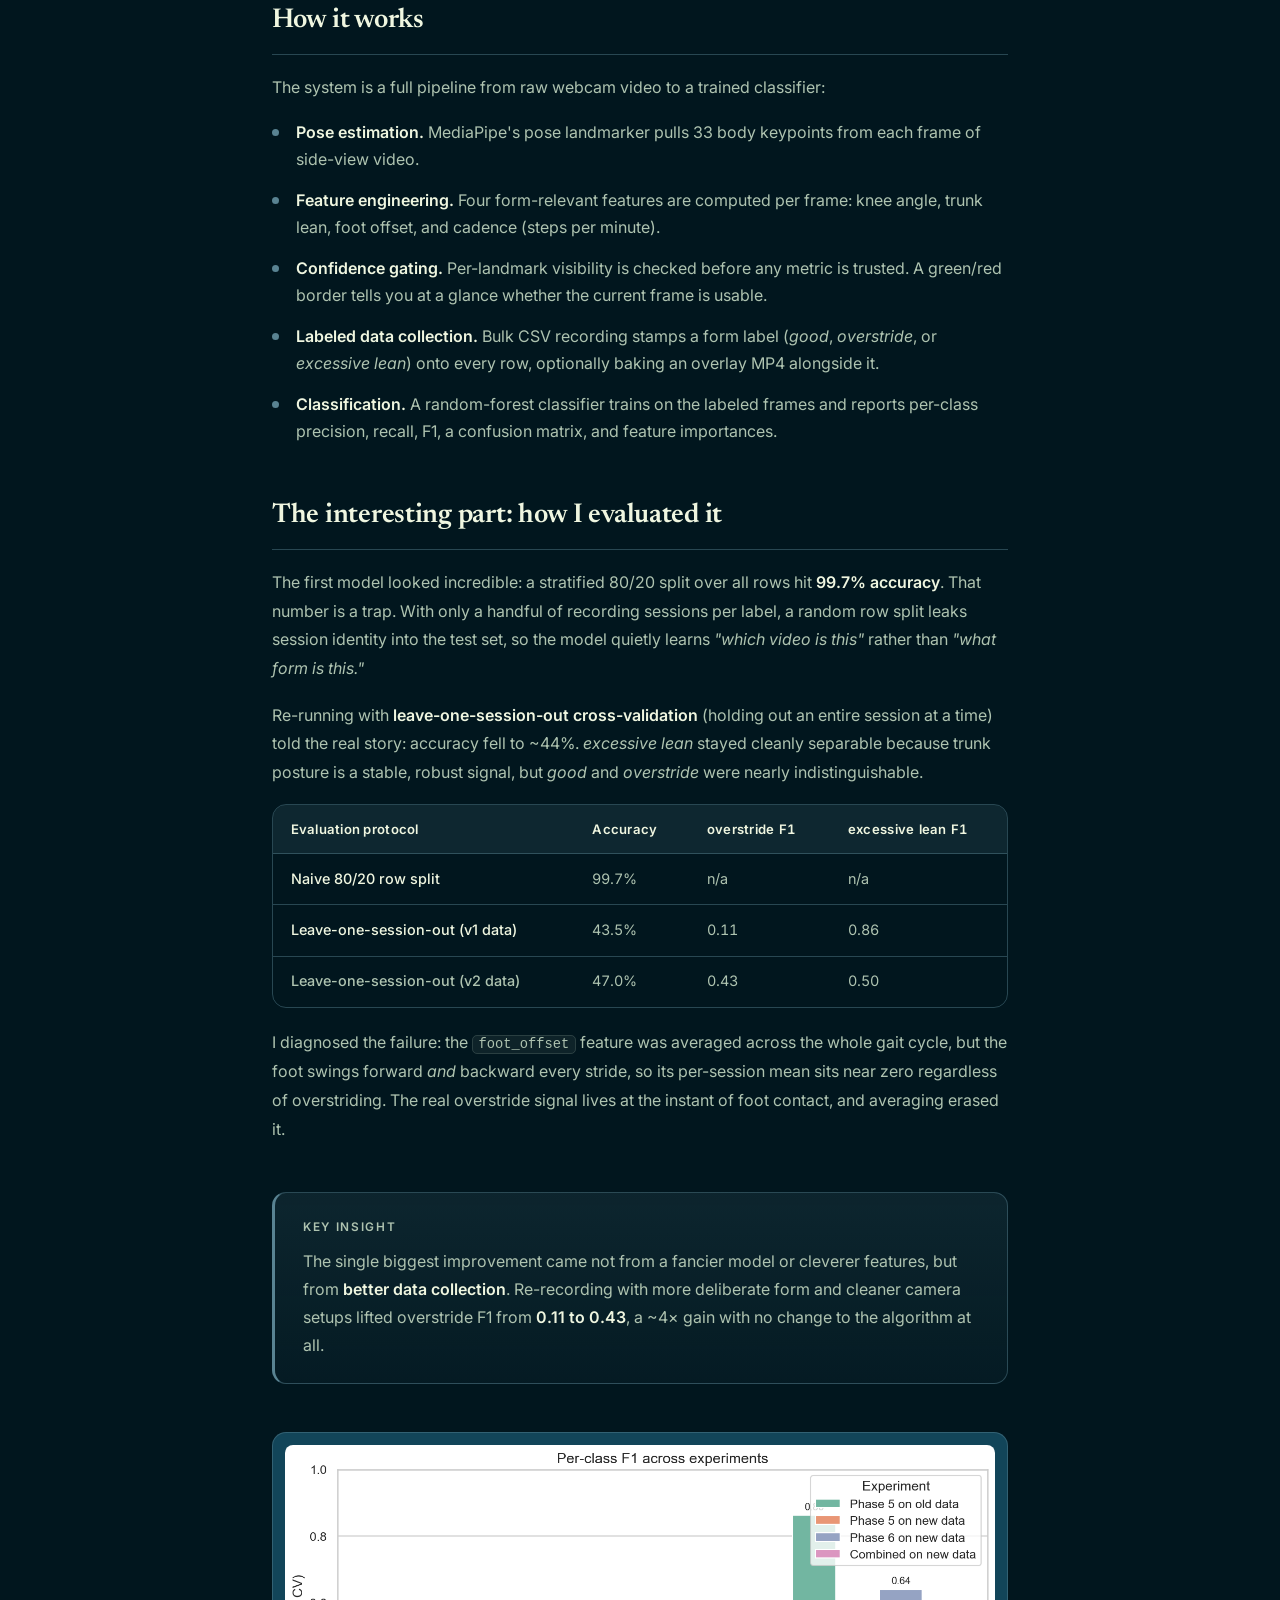
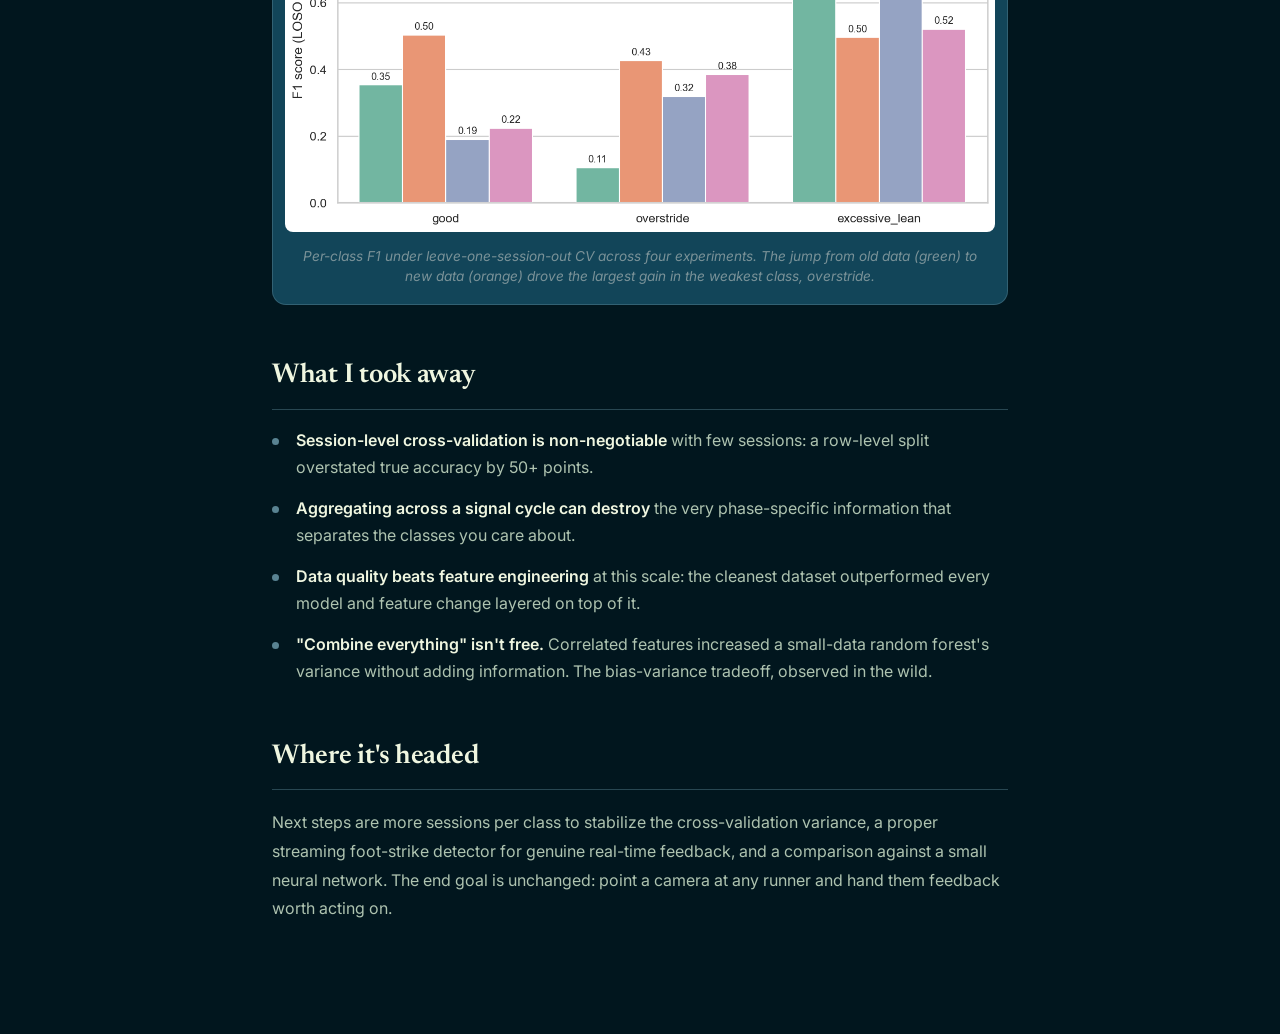
<file: projects/running-form.html>
<!DOCTYPE html>
<html lang="en">
    <head>
        <meta charset="UTF-8">
        <meta name="viewport" content="width=device-width, initial-scale=1.0">
        <meta name="theme-color" content="#01161E">
        <link rel="icon" type="image/svg+xml" href="../assets/favicon.svg">

        <title>Running Form Analyzer | Jake Huebner</title>
        <meta name="description" content="Pose-estimation pipeline that engineers biomechanical features from running video and classifies form faults like overstriding and heel striking.">

        <meta property="og:type" content="article">
        <meta property="og:url" content="https://jakeahuebner.com/projects/running-form.html">
        <meta property="og:title" content="Running Form Analyzer | Jake Huebner">
        <meta property="og:description" content="Pose-estimation pipeline that engineers biomechanical features from running video and classifies form faults like overstriding and heel striking.">
        <meta property="og:image" content="https://jakeahuebner.com/assets/og-running-form.png">
        <meta property="og:image:width" content="1200">
        <meta property="og:image:height" content="627">

        <meta name="twitter:card" content="summary_large_image">
        <meta name="twitter:title" content="Running Form Analyzer | Jake Huebner">
        <meta name="twitter:description" content="Pose-estimation pipeline that engineers biomechanical features from running video and classifies form faults like overstriding and heel striking.">
        <meta name="twitter:image" content="https://jakeahuebner.com/assets/og-running-form.png">

        <link rel="preconnect" href="https://fonts.googleapis.com">
        <link rel="preconnect" href="https://fonts.gstatic.com" crossorigin>
        <link href="https://fonts.googleapis.com/css2?family=Inter:wght@300;400;500;600;700&family=Newsreader:opsz,wght@6..72,500;6..72,600;6..72,700&display=swap" rel="stylesheet">

        <link rel="stylesheet" href="../style.css?v=4">
    </head>

    <body>
        <div class="project-page fade-in">
            <a href="../index.html" class="back-link">&#8592; Back to Portfolio</a>

            <p class="project-eyebrow">Machine Learning &middot; CSCI 4622</p>
            <h1 class="project-page-title">Running Form Analyzer</h1>

            <p class="project-lead">
                A computer-vision pipeline that watches a runner from the side, tracks 33 body
                keypoints in real time, and learns to flag form faults like overstriding and
                excessive trunk lean.
            </p>

            <div class="project-page-tags">
                <span class="tag">Python</span>
                <span class="tag">MediaPipe</span>
                <span class="tag">OpenCV</span>
                <span class="tag">scikit-learn</span>
                <span class="tag">NumPy</span>
            </div>

            <div class="project-links">
                <a href="https://github.com/JakeH4/MLProject-RunFormAnalyzer" target="_blank" rel="noopener noreferrer" class="btn btn-outline">View on GitHub &#8599;</a>
            </div>

            <figure class="project-figure">
                <img src="../assets/running-form-demo.jpg" alt="The analyzer running live: pose landmarks overlaid on a runner, a real-time knee-angle readout, and a green border signalling the frame is trustworthy.">
                <figcaption>
                    The analyzer running live: MediaPipe landmarks overlaid, a real-time
                    knee-angle readout, hip/knee/ankle markers, and a green border that signals the
                    frame is confident enough to trust.
                </figcaption>
            </figure>

            <div class="stat-grid">
                <div class="stat-card">
                    <span class="stat-value">33</span>
                    <span class="stat-label">body keypoints tracked per frame</span>
                </div>
                <div class="stat-card">
                    <span class="stat-value">4</span>
                    <span class="stat-label">biomechanical features engineered</span>
                </div>
                <div class="stat-card">
                    <span class="stat-value">2,629</span>
                    <span class="stat-label">labeled frames collected across 10 sessions</span>
                </div>
                <div class="stat-card">
                    <span class="stat-value">~4&times;</span>
                    <span class="stat-label">overstride F1 gain from better data alone</span>
                </div>
            </div>

            <section class="project-section">
                <h2>Why I built it</h2>
                <p>
                    I'm a marathon runner with a history of recurring injuries, and I've learned
                    firsthand that subtle differences in mechanics, like overstriding, heavy heel
                    striking, or poor trunk lean, are major contributors to injury risk. Most
                    runners have no easy way to get objective feedback on their form. I wanted a tool
                    where anyone could point a camera at themselves and get an honest read on what
                    their body is actually doing.
                </p>
            </section>

            <section class="project-section">
                <h2>How it works</h2>
                <p>
                    The system is a full pipeline from raw webcam video to a trained classifier:
                </p>
                <ul class="project-list">
                    <li><strong>Pose estimation.</strong> MediaPipe's pose landmarker pulls 33 body keypoints from each frame of side-view video.</li>
                    <li><strong>Feature engineering.</strong> Four form-relevant features are computed per frame: knee angle, trunk lean, foot offset, and cadence (steps per minute).</li>
                    <li><strong>Confidence gating.</strong> Per-landmark visibility is checked before any metric is trusted. A green/red border tells you at a glance whether the current frame is usable.</li>
                    <li><strong>Labeled data collection.</strong> Bulk CSV recording stamps a form label (<em>good</em>, <em>overstride</em>, or <em>excessive&nbsp;lean</em>) onto every row, optionally baking an overlay MP4 alongside it.</li>
                    <li><strong>Classification.</strong> A random-forest classifier trains on the labeled frames and reports per-class precision, recall, F1, a confusion matrix, and feature importances.</li>
                </ul>
            </section>

            <section class="project-section">
                <h2>The interesting part: how I evaluated it</h2>
                <p>
                    The first model looked incredible: a stratified 80/20 split over all rows
                    hit <strong>99.7% accuracy</strong>. That number is a trap. With only a handful of
                    recording sessions per label, a random row split leaks session identity into the
                    test set, so the model quietly learns <em>"which video is this"</em> rather than
                    <em>"what form is this."</em>
                </p>
                <p>
                    Re-running with <strong>leave-one-session-out cross-validation</strong>
                    (holding out an entire session at a time) told the real story: accuracy fell
                    to ~44%. <em>excessive&nbsp;lean</em> stayed cleanly separable because trunk
                    posture is a stable, robust signal, but <em>good</em> and <em>overstride</em> were
                    nearly indistinguishable.
                </p>
                <div class="table-wrap">
                    <table class="result-table">
                        <thead>
                            <tr>
                                <th>Evaluation protocol</th>
                                <th class="num">Accuracy</th>
                                <th class="num">overstride&nbsp;F1</th>
                                <th class="num">excessive&nbsp;lean&nbsp;F1</th>
                            </tr>
                        </thead>
                        <tbody>
                            <tr>
                                <td>Naive 80/20 row split</td>
                                <td class="num">99.7%</td>
                                <td class="num">n/a</td>
                                <td class="num">n/a</td>
                            </tr>
                            <tr>
                                <td>Leave-one-session-out (v1 data)</td>
                                <td class="num">43.5%</td>
                                <td class="num">0.11</td>
                                <td class="num">0.86</td>
                            </tr>
                            <tr class="highlight-row">
                                <td>Leave-one-session-out (v2 data)</td>
                                <td class="num">47.0%</td>
                                <td class="num">0.43</td>
                                <td class="num">0.50</td>
                            </tr>
                        </tbody>
                    </table>
                </div>
                <p>
                    I diagnosed the failure: the <code>foot_offset</code> feature was averaged across
                    the whole gait cycle, but the foot swings forward <em>and</em> backward every
                    stride, so its per-session mean sits near zero regardless of overstriding. The
                    real overstride signal lives at the instant of foot contact, and averaging
                    erased it.
                </p>
            </section>

            <div class="callout">
                <span class="callout-label">Key insight</span>
                <p>
                    The single biggest improvement came not from a fancier model or cleverer
                    features, but from <strong>better data collection</strong>. Re-recording with
                    more deliberate form and cleaner camera setups lifted overstride F1 from
                    <strong>0.11 to 0.43</strong>, a ~4&times; gain with no change to the
                    algorithm at all.
                </p>
            </div>

            <figure class="project-figure">
                <img src="../assets/running-form-f1.png" alt="Bar chart of per-class F1 under leave-one-session-out cross-validation across four experiments.">
                <figcaption>
                    Per-class F1 under leave-one-session-out CV across four experiments. The jump
                    from old data (green) to new data (orange) drove the largest gain in the weakest
                    class, overstride.
                </figcaption>
            </figure>

            <section class="project-section">
                <h2>What I took away</h2>
                <ul class="project-list">
                    <li><strong>Session-level cross-validation is non-negotiable</strong> with few sessions: a row-level split overstated true accuracy by 50+ points.</li>
                    <li><strong>Aggregating across a signal cycle can destroy</strong> the very phase-specific information that separates the classes you care about.</li>
                    <li><strong>Data quality beats feature engineering</strong> at this scale: the cleanest dataset outperformed every model and feature change layered on top of it.</li>
                    <li><strong>"Combine everything" isn't free.</strong> Correlated features increased a small-data random forest's variance without adding information. The bias-variance tradeoff, observed in the wild.</li>
                </ul>
            </section>

            <section class="project-section">
                <h2>Where it's headed</h2>
                <p>
                    Next steps are more sessions per class to stabilize the cross-validation variance,
                    a proper streaming foot-strike detector for genuine real-time feedback, and a
                    comparison against a small neural network. The end goal is unchanged: point a
                    camera at any runner and hand them feedback worth acting on.
                </p>
            </section>
        </div>

        <script>
        document.addEventListener('click', function(e)
        {
            var link = e.target.closest('.back-link');
            if (!link) return;
            e.preventDefault();
            var page = document.querySelector('.project-page');
            page.style.transition = 'opacity 0.3s ease';
            page.style.opacity = '0';
            setTimeout(function()
            {
                window.location.href = link.getAttribute('href');
            }, 300);
        });
        </script>
    </body>
</html>
</file>
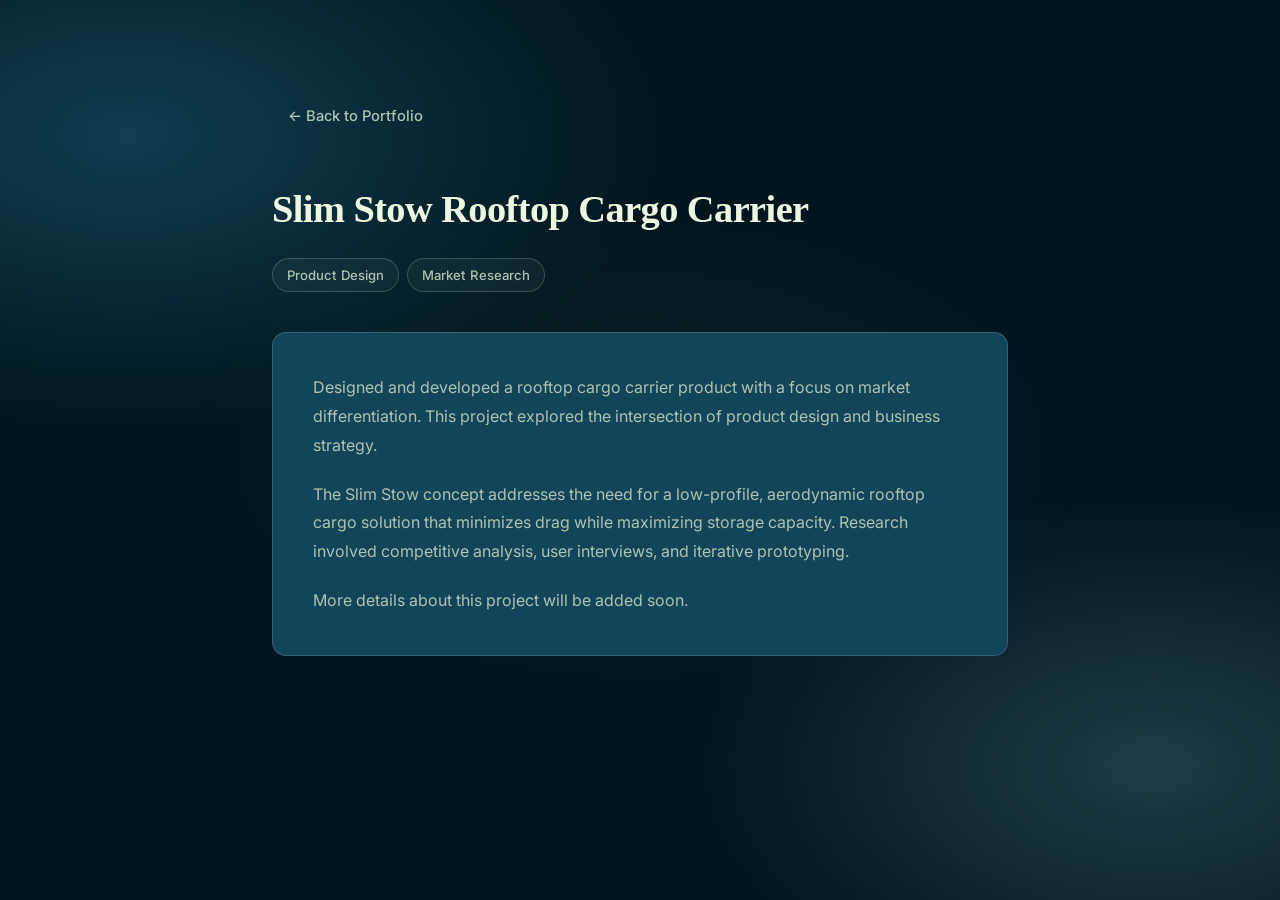
<file: projects/slim-stow.html>
<!DOCTYPE html>
<html lang="en">
    <head>
        <meta charset="UTF-8">
        <meta name="viewport" content="width=device-width, initial-scale=1.0">
        <meta name="theme-color" content="#0a0a0f">

        <title>Slim Stow Rooftop Cargo Carrier - Jake Huebner</title>

        <link rel="preconnect" href="https://fonts.googleapis.com">
        <link rel="preconnect" href="https://fonts.gstatic.com" crossorigin>
        <link href="https://fonts.googleapis.com/css2?family=Inter:wght@300;400;500;600&family=Space+Grotesk:wght@500;600;700&display=swap" rel="stylesheet">

        <link rel="stylesheet" href="../style.css">
    </head>

    <body>
        <div class="project-page fade-in">
            <a href="../index.html" class="back-link">&#8592; Back to Portfolio</a>

            <h1 class="project-page-title">Slim Stow Rooftop Cargo Carrier</h1>

            <div class="project-page-tags">
                <span class="tag">Product Design</span>
                <span class="tag">Market Research</span>
            </div>

            <div class="project-page-body">
                <p>
                    Designed and developed a rooftop cargo carrier product with a focus on
                    market differentiation. This project explored the intersection of
                    product design and business strategy.
                </p>
                <p>
                    The Slim Stow concept addresses the need for a low-profile, aerodynamic
                    rooftop cargo solution that minimizes drag while maximizing storage
                    capacity. Research involved competitive analysis, user interviews, and
                    iterative prototyping.
                </p>
                <p>
                    More details about this project will be added soon.
                </p>
            </div>
        </div>

        <script>
        document.addEventListener('click', function(e)
        {
            var link = e.target.closest('.back-link');
            if (!link) return;
            e.preventDefault();
            var page = document.querySelector('.project-page');
            page.style.transition = 'opacity 0.3s ease';
            page.style.opacity = '0';
            setTimeout(function()
            {
                window.location.href = link.getAttribute('href');
            }, 300);
        });
        </script>
    </body>
</html>
</file>
<file: style.css>
/* ===== OCEAN SERENITY PALETTE ===== */

:root
{
    --ink-black: #01161E;
    --dark-teal: #124559;
    --air-force-blue: #598392;
    --ash-grey: #AEC3B0;
    --beige: #EFF6E0;

    --bg-primary: var(--ink-black);
    --bg-surface: var(--dark-teal);
    --bg-elevated: #1a567a;
    --border-subtle: rgba(89, 131, 146, 0.45);
    --border-strong: var(--air-force-blue);

    --text-primary: var(--beige);
    --text-secondary: var(--ash-grey);
    --text-muted: #7a9298;

    --accent: var(--air-force-blue);
    --accent-soft: var(--ash-grey);
    --accent-glow: rgba(89, 131, 146, 0.35);
    --accent-soft-glow: rgba(174, 195, 176, 0.22);

    --font-heading: 'Newsreader', Georgia, serif;
    --font-body: 'Inter', system-ui, sans-serif;

    --radius: 14px;
    --radius-sm: 8px;
    --transition: 0.35s cubic-bezier(0.4, 0, 0.2, 1);
}

/* ===== RESET ===== */

*,
*::before,
*::after
{
    margin: 0;
    padding: 0;
    box-sizing: border-box;
}

html
{
    scroll-behavior: smooth;
    scroll-padding-top: 80px;
}

body
{
    font-family: var(--font-body);
    background-color: var(--bg-primary);
    color: var(--text-primary);
    line-height: 1.7;
    overflow-x: hidden;
    -webkit-font-smoothing: antialiased;
}

/* Painterly background — Ocean Serenity washes flowing across the page */
body::before
{
    content: '';
    position: fixed;
    inset: 0;
    pointer-events: none;
    z-index: 0;
    background-image:
        radial-gradient(ellipse 70% 55% at 10% 15%, rgba(18, 69, 89, 0.85) 0%, transparent 60%),
        radial-gradient(ellipse 60% 50% at 90% 85%, rgba(89, 131, 146, 0.35) 0%, transparent 60%),
        radial-gradient(ellipse 50% 40% at 50% 50%, rgba(174, 195, 176, 0.06) 0%, transparent 70%);
}

body > *
{
    position: relative;
    z-index: 1;
}

::selection
{
    background: rgba(174, 195, 176, 0.25);
    color: var(--beige);
}

/* ===== SCROLL PROGRESS BAR ===== */

#scrollProgress
{
    position: fixed;
    top: 0;
    left: 0;
    height: 2px;
    width: 0%;
    background: var(--air-force-blue);
    z-index: 1001;
    pointer-events: none;
}

/* ===== NAVIGATION ===== */

header
{
    z-index: 1000;
}

#navbar
{
    position: fixed;
    top: 0;
    left: 0;
    right: 0;
    z-index: 1000;
    display: flex;
    align-items: center;
    justify-content: space-between;
    padding: 1.1rem 2rem;
    background: rgba(1, 22, 30, 0.65);
    backdrop-filter: blur(18px) saturate(140%);
    -webkit-backdrop-filter: blur(18px) saturate(140%);
    border-bottom: 1px solid transparent;
    transition: var(--transition);
}

.nav-logo
{
    font-family: var(--font-heading);
    font-size: 1.4rem;
    font-weight: 600;
    color: var(--ash-grey);
    text-decoration: none;
    letter-spacing: 0.02em;
}

.nav-logo:hover
{
    color: var(--beige);
}

.nav-links
{
    display: flex;
    gap: 0.25rem;
    align-items: center;
}

.nav-link
{
    color: var(--text-secondary);
    text-decoration: none;
    padding: 0.5rem 1rem;
    border-radius: var(--radius-sm);
    font-size: 0.88rem;
    font-weight: 500;
    letter-spacing: 0.02em;
    transition: var(--transition);
    position: relative;
}

.nav-link:hover,
.nav-link.active
{
    color: var(--text-primary);
}

.nav-link.active::after
{
    content: '';
    position: absolute;
    bottom: 0;
    left: 50%;
    transform: translateX(-50%);
    width: 22px;
    height: 2px;
    background: var(--accent-soft);
    border-radius: 1px;
}

.nav-cta
{
    margin-left: 0.5rem;
    padding: 0.5rem 1rem;
    border: 1px solid var(--border-strong);
    border-radius: var(--radius-sm);
    color: var(--text-primary);
    font-size: 0.85rem;
}

.nav-cta:hover
{
    border-color: var(--accent-soft);
    color: var(--accent-soft);
    background: rgba(174, 195, 176, 0.06);
}

.nav-toggle
{
    display: none;
    flex-direction: column;
    gap: 5px;
    background: none;
    border: none;
    cursor: pointer;
    padding: 5px;
}

.nav-toggle span
{
    display: block;
    width: 25px;
    height: 2px;
    background: var(--text-primary);
    border-radius: 2px;
    transition: var(--transition);
}

/* ===== HERO / ABOUT (the opening section) ===== */

.hero
{
    min-height: 100vh;
    display: flex;
    align-items: center;
    justify-content: center;
    padding: 8rem 2rem 4rem;
    position: relative;
    overflow: hidden;
}

.hero-grid
{
    position: relative;
    z-index: 1;
    width: 100%;
    max-width: 1120px;
    display: grid;
    grid-template-columns: minmax(0, 1.4fr) minmax(0, 1fr);
    gap: 4rem;
    align-items: center;
}

.hero-content
{
    min-width: 0;
}

/* ===== HEADSHOT ===== */

.hero-photo
{
    display: flex;
    justify-content: center;
    align-items: center;
}

.hero-photo-frame
{
    position: relative;
    width: clamp(240px, 30vw, 340px);
    aspect-ratio: 1 / 1;
    border-radius: 50%;
    padding: 4px;
    background: var(--ash-grey);
    box-shadow: 0 24px 60px rgba(1, 22, 30, 0.55);
}

.hero-photo-img
{
    width: 100%;
    height: 100%;
    border-radius: 50%;
    display: block;
    object-fit: cover;
    background: var(--bg-elevated);
}

.hero-eyebrow
{
    font-family: var(--font-body);
    font-size: 1rem;
    color: var(--ash-grey);
    font-weight: 400;
    margin-bottom: 1rem;
    font-style: italic;
}

.hero-name
{
    font-family: var(--font-heading);
    font-size: clamp(3rem, 8.5vw, 5.5rem);
    font-weight: 600;
    line-height: 1.02;
    letter-spacing: -0.015em;
    color: var(--beige);
    margin-bottom: 0.5rem;
}

.hero-tagline
{
    font-family: var(--font-heading);
    font-size: clamp(1.5rem, 4vw, 2.2rem);
    font-weight: 500;
    line-height: 1.2;
    letter-spacing: -0.01em;
    color: var(--text-secondary);
    margin-bottom: 2rem;
}

.hero-tagline .accent
{
    color: var(--ash-grey);
    font-style: italic;
}

.hero-bio
{
    max-width: 620px;
    margin-bottom: 2.5rem;
}

.hero-bio p
{
    font-size: 1.05rem;
    color: var(--text-secondary);
    line-height: 1.75;
    margin-bottom: 1.1rem;
}

.hero-bio p:last-child
{
    margin-bottom: 0;
}

.hero-bio .highlight
{
    color: var(--text-primary);
    font-weight: 500;
}

.hero-cta
{
    display: flex;
    gap: 0.85rem;
    flex-wrap: wrap;
    align-items: center;
    margin-bottom: 1.75rem;
}

/* ===== HERO CONTACT STRIP ===== */

.hero-contact
{
    display: flex;
    align-items: center;
    flex-wrap: wrap;
    gap: 0.6rem 1rem;
    padding-top: 1.5rem;
    border-top: 1px solid var(--border-subtle);
    font-family: var(--font-body);
    font-size: 0.95rem;
}

.hero-contact-email,
.hero-contact-phone
{
    color: var(--text-secondary);
    text-decoration: none;
    border-bottom: 1px solid transparent;
    transition: var(--transition);
}

.hero-contact-email:hover,
.hero-contact-phone:hover
{
    color: var(--accent-soft);
    border-bottom-color: var(--accent-soft);
}

.hero-contact-sep
{
    color: var(--text-muted);
    opacity: 0.6;
}

.btn
{
    display: inline-flex;
    align-items: center;
    gap: 0.5rem;
    padding: 0.8rem 1.6rem;
    border-radius: var(--radius-sm);
    font-family: var(--font-body);
    font-size: 0.92rem;
    font-weight: 500;
    text-decoration: none;
    transition: var(--transition);
    cursor: pointer;
    border: 1px solid transparent;
    letter-spacing: 0.01em;
}

.btn-primary
{
    background: var(--accent);
    color: var(--beige);
    box-shadow: 0 4px 24px var(--accent-glow);
}

.btn-primary:hover
{
    background: var(--ash-grey);
    color: var(--ink-black);
    transform: translateY(-2px);
    box-shadow: 0 6px 28px var(--accent-soft-glow);
}

.btn-outline
{
    background: transparent;
    color: var(--text-primary);
    border-color: var(--border-strong);
}

.btn-outline:hover
{
    border-color: var(--accent-soft);
    color: var(--accent-soft);
    transform: translateY(-2px);
    background: rgba(174, 195, 176, 0.04);
}

.hero-socials
{
    display: flex;
    gap: 0.25rem;
    margin-left: auto;
}

.hero-socials a
{
    display: inline-flex;
    align-items: center;
    justify-content: center;
    width: 36px;
    height: 36px;
    border-radius: 50%;
    color: var(--text-secondary);
    transition: var(--transition);
}

.hero-socials a:hover
{
    color: var(--accent-soft);
    background: rgba(174, 195, 176, 0.10);
    transform: translateY(-2px);
}

/* faint horizon glow behind hero */
.hero::after
{
    content: '';
    position: absolute;
    bottom: -200px;
    left: 50%;
    transform: translateX(-50%);
    width: 900px;
    height: 500px;
    background: radial-gradient(ellipse at center, rgba(89, 131, 146, 0.22) 0%, transparent 65%);
    pointer-events: none;
    z-index: 0;
}

/* ===== SECTION SHARED ===== */

.section
{
    max-width: 980px;
    margin: 0 auto;
    padding: 6rem 2rem;
}

.section-title
{
    font-family: var(--font-heading);
    font-size: clamp(2rem, 4.5vw, 2.6rem);
    font-weight: 600;
    margin-bottom: 2.5rem;
    letter-spacing: -0.015em;
    color: var(--text-primary);
}

/* ===== SKILLS ===== */

.skills-intro
{
    color: var(--text-secondary);
    max-width: 620px;
    margin-bottom: 2.5rem;
    font-size: 1.02rem;
}

.skills-grid
{
    display: grid;
    grid-template-columns: repeat(2, 1fr);
    gap: 1.25rem;
}

.skill-card
{
    background: var(--bg-surface);
    border: 1px solid var(--border-subtle);
    border-radius: var(--radius);
    padding: 1.5rem 1.6rem;
    transition: var(--transition);
}

.skill-card:hover
{
    border-color: var(--border-strong);
    transform: translateY(-3px);
    box-shadow: 0 10px 30px rgba(1, 22, 30, 0.5);
}

.skill-card h3
{
    font-family: var(--font-heading);
    font-size: 1.15rem;
    font-weight: 600;
    color: var(--beige);
    letter-spacing: -0.01em;
    margin-bottom: 1rem;
}

.skill-tags
{
    display: flex;
    flex-wrap: wrap;
    gap: 0.4rem;
}

.tag
{
    display: inline-block;
    padding: 0.3rem 0.85rem;
    background: rgba(174, 195, 176, 0.06);
    color: var(--ash-grey);
    border-radius: 50px;
    font-size: 0.82rem;
    font-weight: 500;
    border: 1px solid rgba(174, 195, 176, 0.25);
    transition: var(--transition);
    font-family: var(--font-body);
    letter-spacing: 0.01em;
}

.tag:hover
{
    background: rgba(174, 195, 176, 0.14);
    color: var(--beige);
    border-color: rgba(174, 195, 176, 0.35);
}

/* ===== PROJECTS ===== */

.projects-intro
{
    color: var(--text-secondary);
    max-width: 620px;
    margin-bottom: 2.5rem;
    font-size: 1.02rem;
}

.project-card-link
{
    text-decoration: none;
    color: inherit;
    display: block;
}

.projects-grid
{
    display: grid;
    grid-template-columns: repeat(auto-fit, minmax(280px, 1fr));
    gap: 1.25rem;
}

.project-card
{
    background: var(--bg-surface);
    border: 1px solid var(--border-subtle);
    border-radius: var(--radius);
    padding: 1.75rem 1.75rem 1.5rem;
    transition: var(--transition);
    position: relative;
    overflow: hidden;
    height: 100%;
    display: flex;
    flex-direction: column;
}

.project-card::before
{
    content: '';
    position: absolute;
    top: 0;
    left: 0;
    right: 0;
    height: 2px;
    background: var(--ash-grey);
    transform: scaleX(0);
    transform-origin: left;
    transition: transform 0.45s ease;
}

.project-card:hover
{
    border-color: var(--border-strong);
    transform: translateY(-4px);
    box-shadow: 0 14px 40px rgba(1, 22, 30, 0.55);
}

.project-card:hover::before
{
    transform: scaleX(1);
}

.project-card-header
{
    display: flex;
    justify-content: space-between;
    align-items: center;
    margin-bottom: 1rem;
}

.project-icon
{
    width: 40px;
    height: 40px;
    display: inline-flex;
    align-items: center;
    justify-content: center;
    border-radius: 10px;
    background: rgba(89, 131, 146, 0.18);
    color: var(--ash-grey);
    font-size: 1.15rem;
    border: 1px solid rgba(89, 131, 146, 0.30);
}

.project-link-icon
{
    color: var(--text-muted);
    font-size: 1.2rem;
    transition: var(--transition);
    display: inline-block;
}

.project-card:hover .project-link-icon
{
    color: var(--accent-soft);
    transform: translate(3px, -3px);
}

.project-card h3
{
    font-family: var(--font-heading);
    font-size: 1.2rem;
    font-weight: 600;
    color: var(--text-primary);
    margin-bottom: 0.6rem;
    letter-spacing: -0.01em;
}

.project-card p
{
    color: var(--text-secondary);
    font-size: 0.92rem;
    line-height: 1.65;
    margin-bottom: 1.25rem;
    flex-grow: 1;
}

.project-tags
{
    display: flex;
    flex-wrap: wrap;
    gap: 0.4rem;
}

.project-tags .tag
{
    background: rgba(174, 195, 176, 0.08);
    color: var(--ash-grey);
    border-color: rgba(174, 195, 176, 0.20);
}

.project-tags .tag:hover
{
    background: rgba(174, 195, 176, 0.18);
    color: var(--beige);
}

/* "Under construction" badge for placeholder cards */
.project-card.is-placeholder
{
    background: linear-gradient(180deg, var(--bg-surface) 0%, rgba(7, 34, 44, 0.6) 100%);
    border-style: dashed;
    border-color: rgba(89, 131, 146, 0.30);
}

.project-card.is-placeholder h3
{
    color: var(--text-secondary);
}

/* ===== PERSONAL PLACEHOLDER ===== */

.personal-placeholder
{
    background: var(--bg-surface);
    border: 1px dashed var(--border-strong);
    border-radius: var(--radius);
    padding: 3rem 2rem;
    text-align: center;
    display: flex;
    flex-direction: column;
    align-items: center;
    gap: 1rem;
}

.placeholder-text
{
    font-family: var(--font-heading);
    font-size: 1.6rem;
    font-weight: 600;
    color: var(--ash-grey);
    letter-spacing: 0.04em;
}

.placeholder-sub
{
    color: var(--text-muted);
    font-size: 0.95rem;
    font-style: italic;
}

/* ===== PERSONAL / OUTSIDE OF CODE ===== */

.personal-content
{
    max-width: 720px;
}

.personal-content p
{
    color: var(--text-secondary);
    font-size: 1.05rem;
    line-height: 1.85;
    margin-bottom: 1.2rem;
}

.personal-content p:last-child
{
    margin-bottom: 0;
}

.personal-content .highlight
{
    color: var(--text-primary);
    font-weight: 500;
}

.personal-content a
{
    color: var(--ash-grey);
    text-decoration: none;
    border-bottom: 1px solid var(--border-subtle);
    transition: var(--transition);
}

.personal-content a:hover
{
    color: var(--beige);
    border-bottom-color: var(--accent-soft);
}

/* ===== FOOTER (slim) ===== */

footer
{
    border-top: 1px solid var(--border-subtle);
    padding: 2rem;
    text-align: center;
}

.footer-copy
{
    color: var(--text-muted);
    font-size: 0.85rem;
    font-family: var(--font-body);
}

/* ===== BACK TO TOP ===== */

#backToTop
{
    position: fixed;
    bottom: 1.75rem;
    right: 1.75rem;
    width: 44px;
    height: 44px;
    border-radius: 50%;
    background: var(--bg-surface);
    border: 1px solid var(--border-subtle);
    color: var(--text-primary);
    font-size: 1.1rem;
    cursor: pointer;
    opacity: 0;
    visibility: hidden;
    transform: translateY(10px);
    transition: var(--transition);
    z-index: 500;
}

#backToTop.visible
{
    opacity: 1;
    visibility: visible;
    transform: translateY(0);
}

#backToTop:hover
{
    background: var(--accent);
    border-color: var(--accent);
    color: var(--beige);
    box-shadow: 0 6px 20px var(--accent-glow);
    transform: translateY(-3px);
}

/* ===== SCROLL ANIMATIONS ===== */

.animate
{
    opacity: 0;
    transform: translateY(28px);
    transition: opacity 0.7s ease, transform 0.7s ease;
}

.animate.in-view
{
    opacity: 1;
    transform: translateY(0);
}

.animate:nth-child(2)
{
    transition-delay: 0.08s;
}

.animate:nth-child(3)
{
    transition-delay: 0.16s;
}

.animate:nth-child(4)
{
    transition-delay: 0.24s;
}

/* ===== PROJECT DETAIL PAGES ===== */

.project-page
{
    max-width: 800px;
    margin: 0 auto;
    padding: 6rem 2rem 4rem;
    min-height: 100vh;
}

.back-link
{
    display: inline-flex;
    align-items: center;
    gap: 0.5rem;
    color: var(--text-secondary);
    text-decoration: none;
    font-size: 0.92rem;
    font-weight: 500;
    margin-bottom: 2.5rem;
    padding: 0.5rem 1rem;
    border-radius: var(--radius-sm);
    transition: var(--transition);
}

.back-link:hover
{
    color: var(--accent-soft);
    background: rgba(174, 195, 176, 0.06);
}

.project-page-title
{
    font-family: var(--font-heading);
    font-size: 2.4rem;
    font-weight: 600;
    letter-spacing: -0.015em;
    margin-bottom: 1rem;
    color: var(--text-primary);
}

.project-page-tags
{
    display: flex;
    flex-wrap: wrap;
    gap: 0.5rem;
    margin-bottom: 2.5rem;
}

.project-page-body
{
    background: var(--bg-surface);
    border: 1px solid var(--border-subtle);
    border-radius: var(--radius);
    padding: 2.5rem;
}

.project-page-body p
{
    color: var(--text-secondary);
    margin-bottom: 1.25rem;
    line-height: 1.8;
}

.project-page-body p:last-child
{
    margin-bottom: 0;
}

.project-page-placeholder
{
    text-align: center;
    padding: 3rem 2rem;
}

.project-page-placeholder .placeholder-icon
{
    font-size: 3rem;
    margin-bottom: 1.25rem;
    opacity: 0.75;
}

.project-page-placeholder h2
{
    font-family: var(--font-heading);
    font-size: 1.4rem;
    color: var(--text-primary);
    margin-bottom: 1rem;
    font-weight: 600;
}

.project-page-placeholder p
{
    color: var(--text-muted);
    max-width: 420px;
    margin: 0 auto;
}

/* ===== PROJECT DETAIL — RICH CONTENT ===== */

.project-eyebrow
{
    font-family: var(--font-body);
    font-size: 0.82rem;
    font-weight: 600;
    letter-spacing: 0.14em;
    text-transform: uppercase;
    color: var(--ash-grey);
    margin-bottom: 0.9rem;
}

.project-lead
{
    font-family: var(--font-heading);
    font-size: clamp(1.15rem, 2.4vw, 1.4rem);
    font-weight: 500;
    line-height: 1.5;
    color: var(--text-secondary);
    max-width: 60ch;
    margin-bottom: 2rem;
}

.project-links
{
    display: flex;
    flex-wrap: wrap;
    gap: 0.75rem;
    margin-bottom: 3rem;
}

.project-links .btn
{
    font-size: 0.88rem;
}

/* Hero figure (screenshot / chart) */
.project-figure
{
    margin: 0 0 3rem;
    background: var(--bg-surface);
    border: 1px solid var(--border-subtle);
    border-radius: var(--radius);
    padding: 0.75rem;
    overflow: hidden;
}

.project-figure img
{
    display: block;
    width: 100%;
    height: auto;
    border-radius: var(--radius-sm);
}

.project-figure figcaption
{
    color: var(--text-muted);
    font-size: 0.85rem;
    font-style: italic;
    text-align: center;
    padding: 0.85rem 0.5rem 0.35rem;
    line-height: 1.5;
}

/* Stat row */
.stat-grid
{
    display: grid;
    grid-template-columns: repeat(auto-fit, minmax(150px, 1fr));
    gap: 1rem;
    margin-bottom: 3rem;
}

.stat-card
{
    background: var(--bg-surface);
    border: 1px solid var(--border-subtle);
    border-radius: var(--radius);
    padding: 1.4rem 1.5rem;
    transition: var(--transition);
}

.stat-card:hover
{
    border-color: var(--border-strong);
    transform: translateY(-3px);
    box-shadow: 0 10px 30px rgba(1, 22, 30, 0.5);
}

.stat-value
{
    font-family: var(--font-heading);
    font-size: clamp(1.7rem, 4vw, 2.1rem);
    font-weight: 600;
    line-height: 1.1;
    color: var(--beige);
    letter-spacing: -0.01em;
}

.stat-label
{
    display: block;
    margin-top: 0.4rem;
    color: var(--text-secondary);
    font-size: 0.85rem;
    line-height: 1.45;
}

/* Content sections */
.project-section
{
    margin-bottom: 3rem;
}

.project-section h2
{
    font-family: var(--font-heading);
    font-size: clamp(1.4rem, 3vw, 1.7rem);
    font-weight: 600;
    letter-spacing: -0.01em;
    color: var(--text-primary);
    margin-bottom: 1.1rem;
    padding-bottom: 0.6rem;
    border-bottom: 1px solid var(--border-subtle);
}

.project-section p
{
    color: var(--text-secondary);
    line-height: 1.8;
    margin-bottom: 1.1rem;
}

.project-section p:last-child
{
    margin-bottom: 0;
}

.project-section a
{
    color: var(--ash-grey);
    text-decoration: none;
    border-bottom: 1px solid var(--border-subtle);
    transition: var(--transition);
}

.project-section a:hover
{
    color: var(--beige);
    border-bottom-color: var(--accent-soft);
}

.project-section strong
{
    color: var(--text-primary);
    font-weight: 600;
}

.project-section code
{
    font-family: 'SF Mono', 'JetBrains Mono', Menlo, Consolas, monospace;
    font-size: 0.86em;
    color: var(--ash-grey);
    background: rgba(174, 195, 176, 0.08);
    border: 1px solid rgba(174, 195, 176, 0.18);
    border-radius: 5px;
    padding: 0.08em 0.4em;
}

.project-list
{
    list-style: none;
    padding: 0;
}

.project-list li
{
    position: relative;
    padding-left: 1.5rem;
    margin-bottom: 0.85rem;
    color: var(--text-secondary);
    line-height: 1.7;
}

.project-list li::before
{
    content: '';
    position: absolute;
    left: 0;
    top: 0.65em;
    width: 7px;
    height: 7px;
    border-radius: 50%;
    background: var(--accent);
}

.project-list li:last-child
{
    margin-bottom: 0;
}

/* Results table */
.table-wrap
{
    overflow-x: auto;
    border: 1px solid var(--border-subtle);
    border-radius: var(--radius);
    margin-bottom: 1.25rem;
}

.result-table
{
    width: 100%;
    border-collapse: collapse;
    font-size: 0.9rem;
    min-width: 460px;
}

.result-table th,
.result-table td
{
    padding: 0.8rem 1.1rem;
    text-align: left;
    border-bottom: 1px solid var(--border-subtle);
}

.result-table thead th
{
    background: rgba(89, 131, 146, 0.16);
    color: var(--beige);
    font-weight: 600;
    font-size: 0.82rem;
    letter-spacing: 0.02em;
}

.result-table tbody tr:last-child td
{
    border-bottom: none;
}

.result-table tbody tr:hover
{
    background: rgba(174, 195, 176, 0.05);
}

.result-table td
{
    color: var(--text-secondary);
}

.result-table td:first-child
{
    color: var(--text-primary);
    font-weight: 500;
}

.result-table .num
{
    font-variant-numeric: tabular-nums;
}

.result-table .highlight-row td:first-child
{
    color: var(--ash-grey);
}

/* Callout / key insight */
.callout
{
    background: linear-gradient(180deg, rgba(89, 131, 146, 0.14) 0%, rgba(89, 131, 146, 0.05) 100%);
    border: 1px solid var(--border-subtle);
    border-left: 3px solid var(--accent);
    border-radius: var(--radius);
    padding: 1.5rem 1.75rem;
    margin-bottom: 3rem;
}

.callout-label
{
    display: block;
    font-family: var(--font-body);
    font-size: 0.74rem;
    font-weight: 600;
    letter-spacing: 0.14em;
    text-transform: uppercase;
    color: var(--ash-grey);
    margin-bottom: 0.6rem;
}

.callout p
{
    color: var(--text-secondary);
    line-height: 1.75;
    margin: 0;
}

.callout strong
{
    color: var(--beige);
    font-weight: 600;
}

/* Two-column feature grid (e.g. design patterns) */
.feature-grid
{
    display: grid;
    grid-template-columns: repeat(auto-fit, minmax(230px, 1fr));
    gap: 1rem;
}

.feature-card
{
    background: var(--bg-surface);
    border: 1px solid var(--border-subtle);
    border-radius: var(--radius);
    padding: 1.4rem 1.5rem;
    transition: var(--transition);
}

.feature-card:hover
{
    border-color: var(--border-strong);
    transform: translateY(-3px);
    box-shadow: 0 10px 30px rgba(1, 22, 30, 0.5);
}

.feature-card h3
{
    font-family: var(--font-heading);
    font-size: 1.08rem;
    font-weight: 600;
    color: var(--beige);
    margin-bottom: 0.5rem;
    letter-spacing: -0.01em;
}

.feature-card p
{
    color: var(--text-secondary);
    font-size: 0.9rem;
    line-height: 1.65;
    margin: 0;
}

@media screen and (max-width: 600px)
{
    .project-figure
    {
        padding: 0.5rem;
    }
}

/* ===== PAGE TRANSITIONS ===== */

.page-content
{
    opacity: 1;
    transition: opacity 0.3s ease;
}

.page-content.fade-out
{
    opacity: 0;
}

.fade-in
{
    animation: fadeIn 0.5s ease forwards;
}

@keyframes fadeIn
{
    from { opacity: 0; }
    to   { opacity: 1; }
}

/* ===== RESPONSIVE: TABLET ===== */

@media screen and (max-width: 880px)
{
    .skills-grid
    {
        grid-template-columns: 1fr;
    }

    .section
    {
        padding: 4.5rem 1.5rem;
    }

    .hero
    {
        padding: 7rem 1.5rem 4rem;
    }

    .hero-grid
    {
        grid-template-columns: 1fr;
        gap: 2.5rem;
        text-align: center;
    }

    .hero-photo
    {
        order: -1;
    }

    .hero-eyebrow,
    .hero-bio
    {
        margin-left: auto;
        margin-right: auto;
    }

    .hero-eyebrow::before
    {
        display: none;
    }

    .hero-cta
    {
        justify-content: center;
    }

    .hero-contact
    {
        justify-content: center;
    }

    .hero-socials
    {
        margin-left: 0;
        width: 100%;
        justify-content: center;
    }
}

/* ===== RESPONSIVE: MOBILE ===== */

@media screen and (max-width: 600px)
{
    .nav-links
    {
        display: none;
        position: absolute;
        top: 100%;
        left: 0;
        right: 0;
        flex-direction: column;
        background: rgba(1, 22, 30, 0.96);
        backdrop-filter: blur(20px);
        -webkit-backdrop-filter: blur(20px);
        border-bottom: 1px solid var(--border-subtle);
        padding: 1rem;
        gap: 0.25rem;
    }

    .nav-links.open
    {
        display: flex;
    }

    .nav-toggle
    {
        display: flex;
    }

    .nav-link
    {
        padding: 0.75rem 1rem;
    }

    .nav-cta
    {
        margin-left: 0;
        text-align: center;
    }

    .hero
    {
        min-height: auto;
        padding: 7rem 1.25rem 3rem;
    }

    .hero-socials
    {
        margin-left: 0;
    }

    .section
    {
        padding: 3.5rem 1.25rem;
    }

    .projects-grid
    {
        grid-template-columns: 1fr;
    }

    .project-page-body
    {
        padding: 1.75rem;
    }
}

/* ===== RESPONSIVE: SMALL MOBILE ===== */

@media screen and (max-width: 420px)
{
    #navbar
    {
        padding: 0.75rem 1rem;
    }

    .hero-cta
    {
        width: 100%;
    }

    .hero-cta .btn
    {
        flex: 1 1 auto;
        justify-content: center;
    }
}
</file>
